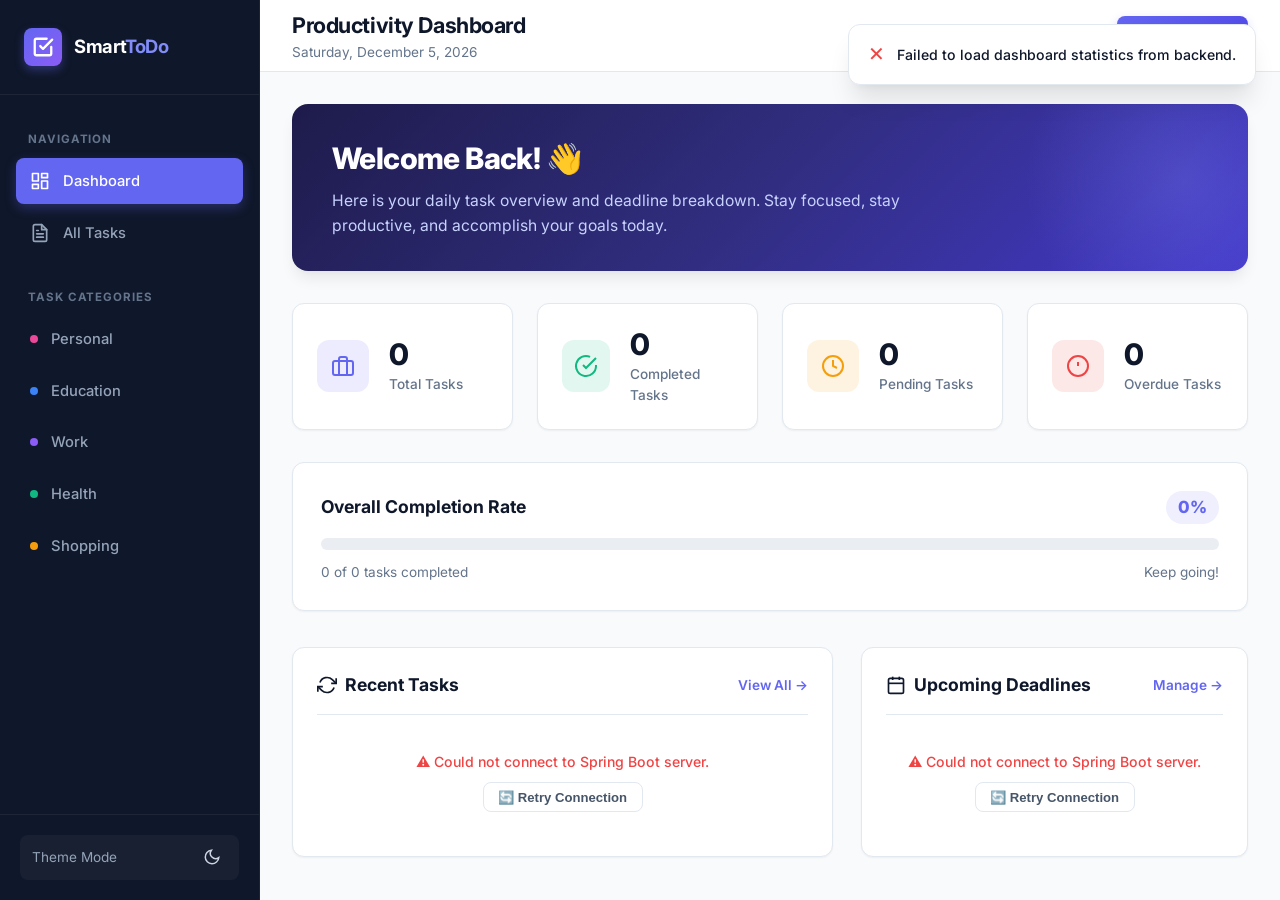
<file: index.html>
<!DOCTYPE html>
<html lang="en">
<head>
  <meta charset="UTF-8">
  <meta name="viewport" content="width=device-width, initial-scale=1.0">
  <title>Smart To-Do | Productivity Dashboard</title>
  <!-- Google Fonts: Inter -->
  <link rel="preconnect" href="https://fonts.googleapis.com">
  <link rel="preconnect" href="https://fonts.gstatic.com" crossorigin>
  <link href="https://fonts.googleapis.com/css2?family=Inter:wght@400;500;600;700;800&display=swap" rel="stylesheet">
  <!-- Stylesheet -->
  <link rel="stylesheet" href="css/style.css">
</head>
<body>
  <div class="app-container">
    <!-- Sidebar Navigation -->
    <aside class="sidebar" id="sidebar">
      <div class="sidebar-header">
        <div class="brand-icon">
          <svg width="22" height="22" viewBox="0 0 24 24" fill="none" stroke="currentColor" stroke-width="2.5" stroke-linecap="round" stroke-linejoin="round">
            <polyline points="9 11 12 14 22 4"></polyline>
            <path d="M21 12v7a2 2 0 0 1-2 2H5a2 2 0 0 1-2-2V5a2 2 0 0 1 2-2h11"></path>
          </svg>
        </div>
        <div class="brand-title">Smart<span>ToDo</span></div>
      </div>

      <nav class="sidebar-nav">
        <div class="nav-label">Navigation</div>
        <a href="index.html" class="nav-link active">
          <svg viewBox="0 0 24 24" fill="none" stroke="currentColor" stroke-linecap="round" stroke-linejoin="round">
            <rect x="3" y="3" width="7" height="9"></rect>
            <rect x="14" y="3" width="7" height="5"></rect>
            <rect x="14" y="12" width="7" height="9"></rect>
            <rect x="3" y="16" width="7" height="5"></rect>
          </svg>
          <span>Dashboard</span>
        </a>
        <a href="tasks.html" class="nav-link">
          <svg viewBox="0 0 24 24" fill="none" stroke="currentColor" stroke-linecap="round" stroke-linejoin="round">
            <path d="M14 2H6a2 2 0 0 0-2 2v16a2 2 0 0 0 2 2h12a2 2 0 0 0 2-2V8z"></path>
            <polyline points="14 2 14 8 20 8"></polyline>
            <line x1="16" y1="13" x2="8" y2="13"></line>
            <line x1="16" y1="17" x2="8" y2="17"></line>
            <polyline points="10 9 9 9 8 9"></polyline>
          </svg>
          <span>All Tasks</span>
        </a>

        <div class="nav-label" style="margin-top: 1rem;">Task Categories</div>
        <a href="tasks.html?category=Personal" class="nav-link">
          <span style="width: 8px; height: 8px; border-radius: 50%; background: #ec4899;"></span>
          <span>Personal</span>
        </a>
        <a href="tasks.html?category=Education" class="nav-link">
          <span style="width: 8px; height: 8px; border-radius: 50%; background: #3b82f6;"></span>
          <span>Education</span>
        </a>
        <a href="tasks.html?category=Work" class="nav-link">
          <span style="width: 8px; height: 8px; border-radius: 50%; background: #8b5cf6;"></span>
          <span>Work</span>
        </a>
        <a href="tasks.html?category=Health" class="nav-link">
          <span style="width: 8px; height: 8px; border-radius: 50%; background: #10b981;"></span>
          <span>Health</span>
        </a>
        <a href="tasks.html?category=Shopping" class="nav-link">
          <span style="width: 8px; height: 8px; border-radius: 50%; background: #f59e0b;"></span>
          <span>Shopping</span>
        </a>
      </nav>

      <div class="sidebar-footer">
        <div class="theme-toggle-box">
          <span>Theme Mode</span>
          <button class="theme-btn" id="themeToggleBtn" title="Toggle Dark/Light Mode">
            <svg id="themeIcon" width="18" height="18" viewBox="0 0 24 24" fill="none" stroke="currentColor" stroke-width="2">
              <path d="M21 12.79A9 9 0 1 1 11.21 3 7 7 0 0 0 21 12.79z"></path>
            </svg>
          </button>
        </div>
      </div>
    </aside>

    <!-- Main Content Area -->
    <div class="main-wrapper">
      <!-- Top Navigation Bar -->
      <header class="top-bar">
        <button class="menu-toggle" id="menuToggle" aria-label="Toggle menu">☰</button>
        <div class="page-title">
          <h1>Productivity Dashboard</h1>
          <p id="currentDateDisplay">Loading date...</p>
        </div>
        <div class="top-actions">
          <button class="btn-add" id="openAddModalBtn">
            <svg width="18" height="18" viewBox="0 0 24 24" fill="none" stroke="currentColor" stroke-width="2.5">
              <line x1="12" y1="5" x2="12" y2="19"></line>
              <line x1="5" y1="12" x2="19" y2="12"></line>
            </svg>
            <span>New Task</span>
          </button>
        </div>
      </header>

      <!-- Main Content Body -->
      <main class="content-body">
        <!-- Welcome Hero Banner -->
        <section class="welcome-banner">
          <h2>Welcome Back! 👋</h2>
          <p>Here is your daily task overview and deadline breakdown. Stay focused, stay productive, and accomplish your goals today.</p>
        </section>

        <!-- Dynamic Statistics Cards Grid (Directly fed from MySQL DB) -->
        <section class="stats-grid">
          <div class="stat-card">
            <div class="stat-icon total">
              <svg width="24" height="24" viewBox="0 0 24 24" fill="none" stroke="currentColor" stroke-width="2">
                <rect x="2" y="7" width="20" height="14" rx="2" ry="2"></rect>
                <path d="M16 21V5a2 2 0 0 0-2-2h-4a2 2 0 0 0-2 2v16"></path>
              </svg>
            </div>
            <div class="stat-info">
              <span class="stat-value" id="statTotal">0</span>
              <span class="stat-label">Total Tasks</span>
            </div>
          </div>

          <div class="stat-card">
            <div class="stat-icon completed">
              <svg width="24" height="24" viewBox="0 0 24 24" fill="none" stroke="currentColor" stroke-width="2">
                <path d="M22 11.08V12a10 10 0 1 1-5.93-9.14"></path>
                <polyline points="22 4 12 14.01 9 11.01"></polyline>
              </svg>
            </div>
            <div class="stat-info">
              <span class="stat-value" id="statCompleted">0</span>
              <span class="stat-label">Completed Tasks</span>
            </div>
          </div>

          <div class="stat-card">
            <div class="stat-icon pending">
              <svg width="24" height="24" viewBox="0 0 24 24" fill="none" stroke="currentColor" stroke-width="2">
                <circle cx="12" cy="12" r="10"></circle>
                <polyline points="12 6 12 12 16 14"></polyline>
              </svg>
            </div>
            <div class="stat-info">
              <span class="stat-value" id="statPending">0</span>
              <span class="stat-label">Pending Tasks</span>
            </div>
          </div>

          <div class="stat-card">
            <div class="stat-icon overdue">
              <svg width="24" height="24" viewBox="0 0 24 24" fill="none" stroke="currentColor" stroke-width="2">
                <circle cx="12" cy="12" r="10"></circle>
                <line x1="12" y1="8" x2="12" y2="12"></line>
                <line x1="12" y1="16" x2="12.01" y2="16"></line>
              </svg>
            </div>
            <div class="stat-info">
              <span class="stat-value" id="statOverdue">0</span>
              <span class="stat-label">Overdue Tasks</span>
            </div>
          </div>
        </section>

        <!-- Visual Progress Bar Card -->
        <section class="progress-card">
          <div class="progress-header">
            <h3>Overall Completion Rate</h3>
            <span class="progress-percent-badge" id="progressPercent">0%</span>
          </div>
          <div class="progress-track">
            <div class="progress-fill" id="progressBarFill" style="width: 0%;"></div>
          </div>
          <div class="progress-footer">
            <span id="progressSummary">0 of 0 tasks completed</span>
            <span>Keep going!</span>
          </div>
        </section>

        <!-- Dashboard Split Grid: Recent Tasks & Upcoming Deadlines -->
        <div class="dashboard-split">
          <!-- Recent Tasks Section -->
          <div class="section-box">
            <div class="section-box-header">
              <h3>
                <svg width="20" height="20" viewBox="0 0 24 24" fill="none" stroke="currentColor" stroke-width="2">
                  <polyline points="23 4 23 10 17 10"></polyline>
                  <polyline points="1 20 1 14 7 14"></polyline>
                  <path d="M3.51 9a9 9 0 0 1 14.85-3.36L23 10M1 14l4.64 4.36A9 9 0 0 0 20.49 15"></path>
                </svg>
                Recent Tasks
              </h3>
              <a href="tasks.html" class="link-all">View All →</a>
            </div>
            <div class="mini-task-list" id="recentTasksList">
              <div class="empty-state" style="padding: 1.5rem;">
                <p>Loading recent tasks...</p>
              </div>
            </div>
          </div>

          <!-- Upcoming Deadlines & Today's Tasks -->
          <div class="section-box">
            <div class="section-box-header">
              <h3>
                <svg width="20" height="20" viewBox="0 0 24 24" fill="none" stroke="currentColor" stroke-width="2">
                  <rect x="3" y="4" width="18" height="18" rx="2" ry="2"></rect>
                  <line x1="16" y1="2" x2="16" y2="6"></line>
                  <line x1="8" y1="2" x2="8" y2="6"></line>
                  <line x1="3" y1="10" x2="21" y2="10"></line>
                </svg>
                Upcoming Deadlines
              </h3>
              <a href="tasks.html" class="link-all">Manage →</a>
            </div>
            <div class="mini-task-list" id="upcomingTasksList">
              <div class="empty-state" style="padding: 1.5rem;">
                <p>Loading deadlines...</p>
              </div>
            </div>
          </div>
        </div>
      </main>
    </div>
  </div>

  <!-- Add Task Modal -->
  <div class="modal-overlay" id="addModal">
    <div class="modal-card">
      <div class="modal-header">
        <h3>Create New Task</h3>
        <button class="modal-close" id="closeAddModalBtn">&times;</button>
      </div>
      <form id="addTaskForm">
        <div class="modal-body">
          <div class="form-group">
            <label class="form-label" for="taskTitle">Task Title <span class="required">*</span></label>
            <input type="text" id="taskTitle" class="form-input" placeholder="e.g., Finalize project report" required maxlength="200">
            <span class="form-error" id="titleError">Title is required.</span>
          </div>

          <div class="form-group">
            <label class="form-label" for="taskDesc">Description</label>
            <textarea id="taskDesc" class="form-textarea" rows="3" placeholder="Provide additional details or requirements..."></textarea>
          </div>

          <div class="form-row">
            <div class="form-group">
              <label class="form-label" for="taskDueDate">Due Date <span class="required">*</span></label>
              <input type="date" id="taskDueDate" class="form-input" required>
              <span class="form-error" id="dateError">Due date is required.</span>
            </div>

            <div class="form-group">
              <label class="form-label" for="taskPriority">Priority</label>
              <select id="taskPriority" class="form-select">
                <option value="LOW">Low</option>
                <option value="MEDIUM" selected>Medium</option>
                <option value="HIGH">High</option>
              </select>
            </div>
          </div>

          <div class="form-row">
            <div class="form-group">
              <label class="form-label" for="taskCategory">Category</label>
              <select id="taskCategory" class="form-select">
                <option value="PERSONAL">Personal</option>
                <option value="EDUCATION" selected>Education</option>
                <option value="WORK">Work</option>
                <option value="SHOPPING">Shopping</option>
                <option value="HEALTH">Health</option>
                <option value="OTHERS">Others</option>
              </select>
            </div>

            <div class="form-group">
              <label class="form-label" for="taskStatus">Status</label>
              <select id="taskStatus" class="form-select">
                <option value="PENDING" selected>Pending</option>
                <option value="IN_PROGRESS">In Progress</option>
                <option value="COMPLETED">Completed</option>
              </select>
            </div>
          </div>
        </div>

        <div class="modal-footer">
          <button type="button" class="btn-secondary" id="cancelAddBtn">Cancel</button>
          <button type="submit" class="btn-primary">Save Task</button>
        </div>
      </form>
    </div>
  </div>

  <!-- Toast Notification Container -->
  <div class="toast-container" id="toastContainer"></div>

  <!-- JavaScript -->
  <script src="js/app.js"></script>
</body>
</html>
</file>
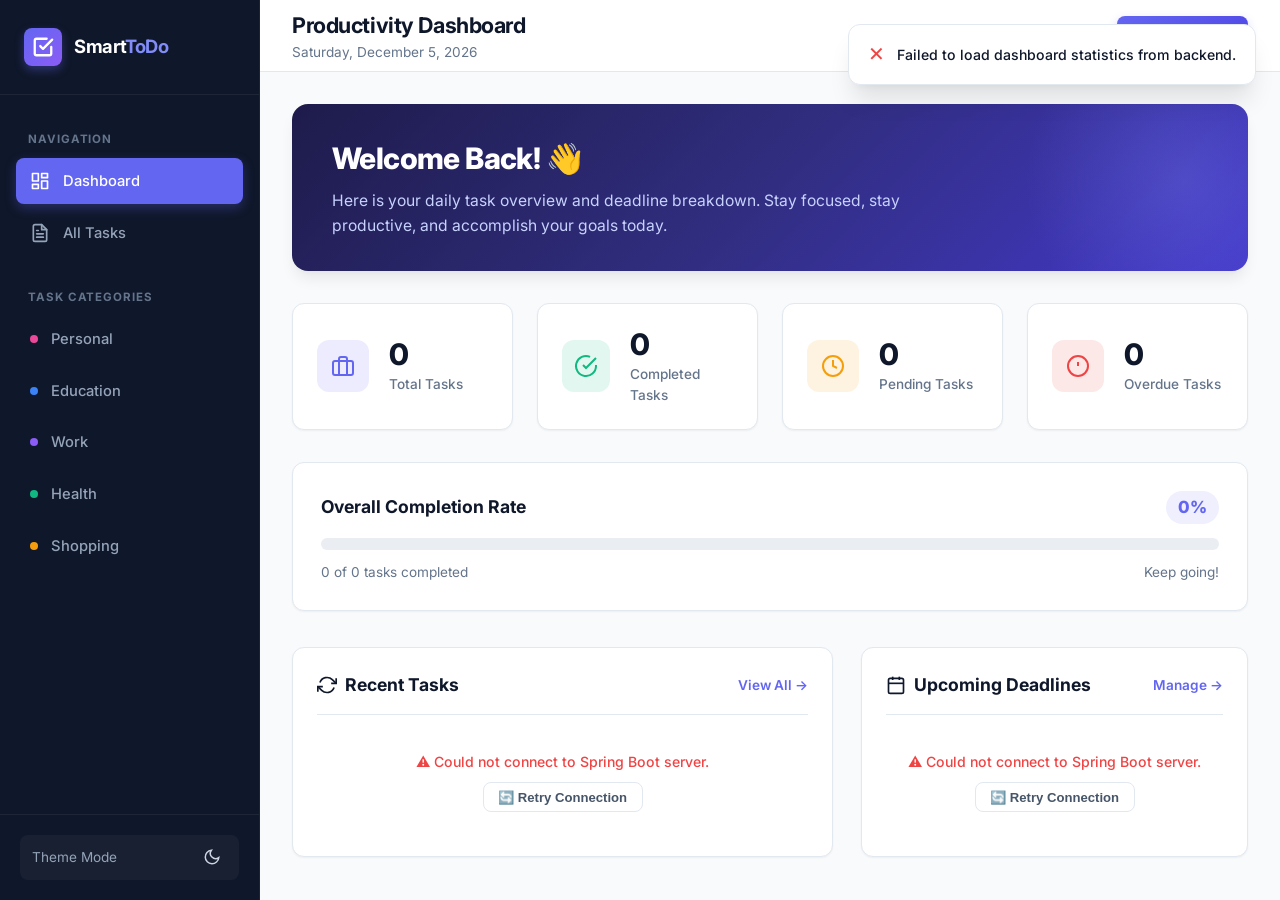
<file: src/main/resources/static/index.html>
<!DOCTYPE html>
<html lang="en">
<head>
  <meta charset="UTF-8">
  <meta name="viewport" content="width=device-width, initial-scale=1.0">
  <title>Smart To-Do | Productivity Dashboard</title>
  <!-- Google Fonts: Inter -->
  <link rel="preconnect" href="https://fonts.googleapis.com">
  <link rel="preconnect" href="https://fonts.gstatic.com" crossorigin>
  <link href="https://fonts.googleapis.com/css2?family=Inter:wght@400;500;600;700;800&display=swap" rel="stylesheet">
  <!-- Stylesheet -->
  <link rel="stylesheet" href="css/style.css">
</head>
<body>
  <div class="app-container">
    <!-- Sidebar Navigation -->
    <aside class="sidebar" id="sidebar">
      <div class="sidebar-header">
        <div class="brand-icon">
          <svg width="22" height="22" viewBox="0 0 24 24" fill="none" stroke="currentColor" stroke-width="2.5" stroke-linecap="round" stroke-linejoin="round">
            <polyline points="9 11 12 14 22 4"></polyline>
            <path d="M21 12v7a2 2 0 0 1-2 2H5a2 2 0 0 1-2-2V5a2 2 0 0 1 2-2h11"></path>
          </svg>
        </div>
        <div class="brand-title">Smart<span>ToDo</span></div>
      </div>

      <nav class="sidebar-nav">
        <div class="nav-label">Navigation</div>
        <a href="index.html" class="nav-link active">
          <svg viewBox="0 0 24 24" fill="none" stroke="currentColor" stroke-linecap="round" stroke-linejoin="round">
            <rect x="3" y="3" width="7" height="9"></rect>
            <rect x="14" y="3" width="7" height="5"></rect>
            <rect x="14" y="12" width="7" height="9"></rect>
            <rect x="3" y="16" width="7" height="5"></rect>
          </svg>
          <span>Dashboard</span>
        </a>
        <a href="tasks.html" class="nav-link">
          <svg viewBox="0 0 24 24" fill="none" stroke="currentColor" stroke-linecap="round" stroke-linejoin="round">
            <path d="M14 2H6a2 2 0 0 0-2 2v16a2 2 0 0 0 2 2h12a2 2 0 0 0 2-2V8z"></path>
            <polyline points="14 2 14 8 20 8"></polyline>
            <line x1="16" y1="13" x2="8" y2="13"></line>
            <line x1="16" y1="17" x2="8" y2="17"></line>
            <polyline points="10 9 9 9 8 9"></polyline>
          </svg>
          <span>All Tasks</span>
        </a>

        <div class="nav-label" style="margin-top: 1rem;">Task Categories</div>
        <a href="tasks.html?category=Personal" class="nav-link">
          <span style="width: 8px; height: 8px; border-radius: 50%; background: #ec4899;"></span>
          <span>Personal</span>
        </a>
        <a href="tasks.html?category=Education" class="nav-link">
          <span style="width: 8px; height: 8px; border-radius: 50%; background: #3b82f6;"></span>
          <span>Education</span>
        </a>
        <a href="tasks.html?category=Work" class="nav-link">
          <span style="width: 8px; height: 8px; border-radius: 50%; background: #8b5cf6;"></span>
          <span>Work</span>
        </a>
        <a href="tasks.html?category=Health" class="nav-link">
          <span style="width: 8px; height: 8px; border-radius: 50%; background: #10b981;"></span>
          <span>Health</span>
        </a>
        <a href="tasks.html?category=Shopping" class="nav-link">
          <span style="width: 8px; height: 8px; border-radius: 50%; background: #f59e0b;"></span>
          <span>Shopping</span>
        </a>
      </nav>

      <div class="sidebar-footer">
        <div class="theme-toggle-box">
          <span>Theme Mode</span>
          <button class="theme-btn" id="themeToggleBtn" title="Toggle Dark/Light Mode">
            <svg id="themeIcon" width="18" height="18" viewBox="0 0 24 24" fill="none" stroke="currentColor" stroke-width="2">
              <path d="M21 12.79A9 9 0 1 1 11.21 3 7 7 0 0 0 21 12.79z"></path>
            </svg>
          </button>
        </div>
      </div>
    </aside>

    <!-- Main Content Area -->
    <div class="main-wrapper">
      <!-- Top Navigation Bar -->
      <header class="top-bar">
        <button class="menu-toggle" id="menuToggle" aria-label="Toggle menu">☰</button>
        <div class="page-title">
          <h1>Productivity Dashboard</h1>
          <p id="currentDateDisplay">Loading date...</p>
        </div>
        <div class="top-actions">
          <button class="btn-add" id="openAddModalBtn">
            <svg width="18" height="18" viewBox="0 0 24 24" fill="none" stroke="currentColor" stroke-width="2.5">
              <line x1="12" y1="5" x2="12" y2="19"></line>
              <line x1="5" y1="12" x2="19" y2="12"></line>
            </svg>
            <span>New Task</span>
          </button>
        </div>
      </header>

      <!-- Main Content Body -->
      <main class="content-body">
        <!-- Welcome Hero Banner -->
        <section class="welcome-banner">
          <h2>Welcome Back! 👋</h2>
          <p>Here is your daily task overview and deadline breakdown. Stay focused, stay productive, and accomplish your goals today.</p>
        </section>

        <!-- Dynamic Statistics Cards Grid (Directly fed from MySQL DB) -->
        <section class="stats-grid">
          <div class="stat-card">
            <div class="stat-icon total">
              <svg width="24" height="24" viewBox="0 0 24 24" fill="none" stroke="currentColor" stroke-width="2">
                <rect x="2" y="7" width="20" height="14" rx="2" ry="2"></rect>
                <path d="M16 21V5a2 2 0 0 0-2-2h-4a2 2 0 0 0-2 2v16"></path>
              </svg>
            </div>
            <div class="stat-info">
              <span class="stat-value" id="statTotal">0</span>
              <span class="stat-label">Total Tasks</span>
            </div>
          </div>

          <div class="stat-card">
            <div class="stat-icon completed">
              <svg width="24" height="24" viewBox="0 0 24 24" fill="none" stroke="currentColor" stroke-width="2">
                <path d="M22 11.08V12a10 10 0 1 1-5.93-9.14"></path>
                <polyline points="22 4 12 14.01 9 11.01"></polyline>
              </svg>
            </div>
            <div class="stat-info">
              <span class="stat-value" id="statCompleted">0</span>
              <span class="stat-label">Completed Tasks</span>
            </div>
          </div>

          <div class="stat-card">
            <div class="stat-icon pending">
              <svg width="24" height="24" viewBox="0 0 24 24" fill="none" stroke="currentColor" stroke-width="2">
                <circle cx="12" cy="12" r="10"></circle>
                <polyline points="12 6 12 12 16 14"></polyline>
              </svg>
            </div>
            <div class="stat-info">
              <span class="stat-value" id="statPending">0</span>
              <span class="stat-label">Pending Tasks</span>
            </div>
          </div>

          <div class="stat-card">
            <div class="stat-icon overdue">
              <svg width="24" height="24" viewBox="0 0 24 24" fill="none" stroke="currentColor" stroke-width="2">
                <circle cx="12" cy="12" r="10"></circle>
                <line x1="12" y1="8" x2="12" y2="12"></line>
                <line x1="12" y1="16" x2="12.01" y2="16"></line>
              </svg>
            </div>
            <div class="stat-info">
              <span class="stat-value" id="statOverdue">0</span>
              <span class="stat-label">Overdue Tasks</span>
            </div>
          </div>
        </section>

        <!-- Visual Progress Bar Card -->
        <section class="progress-card">
          <div class="progress-header">
            <h3>Overall Completion Rate</h3>
            <span class="progress-percent-badge" id="progressPercent">0%</span>
          </div>
          <div class="progress-track">
            <div class="progress-fill" id="progressBarFill" style="width: 0%;"></div>
          </div>
          <div class="progress-footer">
            <span id="progressSummary">0 of 0 tasks completed</span>
            <span>Keep going!</span>
          </div>
        </section>

        <!-- Dashboard Split Grid: Recent Tasks & Upcoming Deadlines -->
        <div class="dashboard-split">
          <!-- Recent Tasks Section -->
          <div class="section-box">
            <div class="section-box-header">
              <h3>
                <svg width="20" height="20" viewBox="0 0 24 24" fill="none" stroke="currentColor" stroke-width="2">
                  <polyline points="23 4 23 10 17 10"></polyline>
                  <polyline points="1 20 1 14 7 14"></polyline>
                  <path d="M3.51 9a9 9 0 0 1 14.85-3.36L23 10M1 14l4.64 4.36A9 9 0 0 0 20.49 15"></path>
                </svg>
                Recent Tasks
              </h3>
              <a href="tasks.html" class="link-all">View All →</a>
            </div>
            <div class="mini-task-list" id="recentTasksList">
              <div class="empty-state" style="padding: 1.5rem;">
                <p>Loading recent tasks...</p>
              </div>
            </div>
          </div>

          <!-- Upcoming Deadlines & Today's Tasks -->
          <div class="section-box">
            <div class="section-box-header">
              <h3>
                <svg width="20" height="20" viewBox="0 0 24 24" fill="none" stroke="currentColor" stroke-width="2">
                  <rect x="3" y="4" width="18" height="18" rx="2" ry="2"></rect>
                  <line x1="16" y1="2" x2="16" y2="6"></line>
                  <line x1="8" y1="2" x2="8" y2="6"></line>
                  <line x1="3" y1="10" x2="21" y2="10"></line>
                </svg>
                Upcoming Deadlines
              </h3>
              <a href="tasks.html" class="link-all">Manage →</a>
            </div>
            <div class="mini-task-list" id="upcomingTasksList">
              <div class="empty-state" style="padding: 1.5rem;">
                <p>Loading deadlines...</p>
              </div>
            </div>
          </div>
        </div>
      </main>
    </div>
  </div>

  <!-- Add Task Modal -->
  <div class="modal-overlay" id="addModal">
    <div class="modal-card">
      <div class="modal-header">
        <h3>Create New Task</h3>
        <button class="modal-close" id="closeAddModalBtn">&times;</button>
      </div>
      <form id="addTaskForm">
        <div class="modal-body">
          <div class="form-group">
            <label class="form-label" for="taskTitle">Task Title <span class="required">*</span></label>
            <input type="text" id="taskTitle" class="form-input" placeholder="e.g., Finalize project report" required maxlength="200">
            <span class="form-error" id="titleError">Title is required.</span>
          </div>

          <div class="form-group">
            <label class="form-label" for="taskDesc">Description</label>
            <textarea id="taskDesc" class="form-textarea" rows="3" placeholder="Provide additional details or requirements..."></textarea>
          </div>

          <div class="form-row">
            <div class="form-group">
              <label class="form-label" for="taskDueDate">Due Date <span class="required">*</span></label>
              <input type="date" id="taskDueDate" class="form-input" required>
              <span class="form-error" id="dateError">Due date is required.</span>
            </div>

            <div class="form-group">
              <label class="form-label" for="taskPriority">Priority</label>
              <select id="taskPriority" class="form-select">
                <option value="LOW">Low</option>
                <option value="MEDIUM" selected>Medium</option>
                <option value="HIGH">High</option>
              </select>
            </div>
          </div>

          <div class="form-row">
            <div class="form-group">
              <label class="form-label" for="taskCategory">Category</label>
              <select id="taskCategory" class="form-select">
                <option value="PERSONAL">Personal</option>
                <option value="EDUCATION" selected>Education</option>
                <option value="WORK">Work</option>
                <option value="SHOPPING">Shopping</option>
                <option value="HEALTH">Health</option>
                <option value="OTHERS">Others</option>
              </select>
            </div>

            <div class="form-group">
              <label class="form-label" for="taskStatus">Status</label>
              <select id="taskStatus" class="form-select">
                <option value="PENDING" selected>Pending</option>
                <option value="IN_PROGRESS">In Progress</option>
                <option value="COMPLETED">Completed</option>
              </select>
            </div>
          </div>
        </div>

        <div class="modal-footer">
          <button type="button" class="btn-secondary" id="cancelAddBtn">Cancel</button>
          <button type="submit" class="btn-primary">Save Task</button>
        </div>
      </form>
    </div>
  </div>

  <!-- Toast Notification Container -->
  <div class="toast-container" id="toastContainer"></div>

  <!-- JavaScript -->
  <script src="js/app.js"></script>
</body>
</html>
</file>
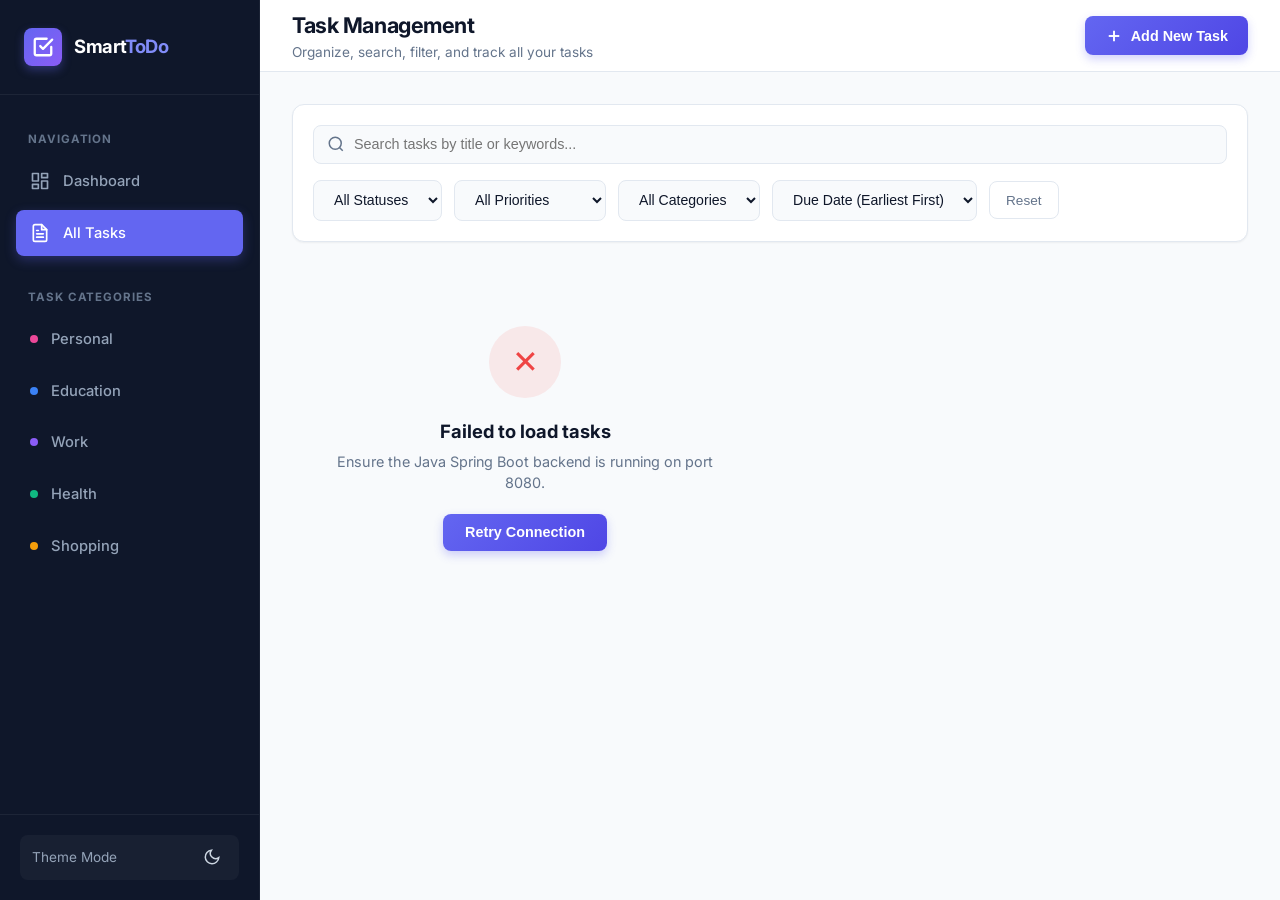
<file: tasks.html>
<!DOCTYPE html>
<html lang="en">
<head>
  <meta charset="UTF-8">
  <meta name="viewport" content="width=device-width, initial-scale=1.0">
  <title>Smart To-Do | Task Management</title>
  <!-- Google Fonts: Inter -->
  <link rel="preconnect" href="https://fonts.googleapis.com">
  <link rel="preconnect" href="https://fonts.gstatic.com" crossorigin>
  <link href="https://fonts.googleapis.com/css2?family=Inter:wght@400;500;600;700;800&display=swap" rel="stylesheet">
  <!-- Stylesheet -->
  <link rel="stylesheet" href="css/style.css">
</head>
<body>
  <div class="app-container">
    <!-- Sidebar Navigation -->
    <aside class="sidebar" id="sidebar">
      <div class="sidebar-header">
        <div class="brand-icon">
          <svg width="22" height="22" viewBox="0 0 24 24" fill="none" stroke="currentColor" stroke-width="2.5" stroke-linecap="round" stroke-linejoin="round">
            <polyline points="9 11 12 14 22 4"></polyline>
            <path d="M21 12v7a2 2 0 0 1-2 2H5a2 2 0 0 1-2-2V5a2 2 0 0 1 2-2h11"></path>
          </svg>
        </div>
        <div class="brand-title">Smart<span>ToDo</span></div>
      </div>

      <nav class="sidebar-nav">
        <div class="nav-label">Navigation</div>
        <a href="index.html" class="nav-link">
          <svg viewBox="0 0 24 24" fill="none" stroke="currentColor" stroke-width="2" stroke-linecap="round" stroke-linejoin="round">
            <rect x="3" y="3" width="7" height="9"></rect>
            <rect x="14" y="3" width="7" height="5"></rect>
            <rect x="14" y="12" width="7" height="9"></rect>
            <rect x="3" y="16" width="7" height="5"></rect>
          </svg>
          <span>Dashboard</span>
        </a>
        <a href="tasks.html" class="nav-link active">
          <svg viewBox="0 0 24 24" fill="none" stroke="currentColor" stroke-width="2" stroke-linecap="round" stroke-linejoin="round">
            <path d="M14 2H6a2 2 0 0 0-2 2v16a2 2 0 0 0 2 2h12a2 2 0 0 0 2-2V8z"></path>
            <polyline points="14 2 14 8 20 8"></polyline>
            <line x1="16" y1="13" x2="8" y2="13"></line>
            <line x1="16" y1="17" x2="8" y2="17"></line>
            <polyline points="10 9 9 9 8 9"></polyline>
          </svg>
          <span>All Tasks</span>
        </a>

        <div class="nav-label" style="margin-top: 1rem;">Task Categories</div>
        <a href="javascript:void(0)" onclick="quickFilterCategory('PERSONAL')" class="nav-link">
          <span style="width: 8px; height: 8px; border-radius: 50%; background: #ec4899;"></span>
          <span>Personal</span>
        </a>
        <a href="javascript:void(0)" onclick="quickFilterCategory('EDUCATION')" class="nav-link">
          <span style="width: 8px; height: 8px; border-radius: 50%; background: #3b82f6;"></span>
          <span>Education</span>
        </a>
        <a href="javascript:void(0)" onclick="quickFilterCategory('WORK')" class="nav-link">
          <span style="width: 8px; height: 8px; border-radius: 50%; background: #8b5cf6;"></span>
          <span>Work</span>
        </a>
        <a href="javascript:void(0)" onclick="quickFilterCategory('HEALTH')" class="nav-link">
          <span style="width: 8px; height: 8px; border-radius: 50%; background: #10b981;"></span>
          <span>Health</span>
        </a>
        <a href="javascript:void(0)" onclick="quickFilterCategory('SHOPPING')" class="nav-link">
          <span style="width: 8px; height: 8px; border-radius: 50%; background: #f59e0b;"></span>
          <span>Shopping</span>
        </a>
      </nav>

      <div class="sidebar-footer">
        <div class="theme-toggle-box">
          <span>Theme Mode</span>
          <button class="theme-btn" id="themeToggleBtn" title="Toggle Dark/Light Mode">
            <svg id="themeIcon" width="18" height="18" viewBox="0 0 24 24" fill="none" stroke="currentColor" stroke-width="2">
              <path d="M21 12.79A9 9 0 1 1 11.21 3 7 7 0 0 0 21 12.79z"></path>
            </svg>
          </button>
        </div>
      </div>
    </aside>

    <!-- Main Content Area -->
    <div class="main-wrapper">
      <!-- Top Navigation Bar -->
      <header class="top-bar">
        <button class="menu-toggle" id="menuToggle" aria-label="Toggle menu">☰</button>
        <div class="page-title">
          <h1>Task Management</h1>
          <p>Organize, search, filter, and track all your tasks</p>
        </div>
        <div class="top-actions">
          <button class="btn-add" id="openAddModalBtn">
            <svg width="18" height="18" viewBox="0 0 24 24" fill="none" stroke="currentColor" stroke-width="2.5">
              <line x1="12" y1="5" x2="12" y2="19"></line>
              <line x1="5" y1="12" x2="19" y2="12"></line>
            </svg>
            <span>Add New Task</span>
          </button>
        </div>
      </header>

      <!-- Main Content Body -->
      <main class="content-body">
        <!-- Search and Filter Toolbar -->
        <section class="task-toolbar">
          <div class="search-box">
            <svg class="search-icon" width="18" height="18" viewBox="0 0 24 24" fill="none" stroke="currentColor" stroke-width="2">
              <circle cx="11" cy="11" r="8"></circle>
              <line x1="21" y1="21" x2="16.65" y2="16.65"></line>
            </svg>
            <input type="text" id="searchInput" class="search-input" placeholder="Search tasks by title or keywords...">
          </div>

          <div class="filter-group">
            <select id="filterStatus" class="custom-select" title="Filter by Status">
              <option value="">All Statuses</option>
              <option value="PENDING">Pending</option>
              <option value="IN_PROGRESS">In Progress</option>
              <option value="COMPLETED">Completed</option>
            </select>

            <select id="filterPriority" class="custom-select" title="Filter by Priority">
              <option value="">All Priorities</option>
              <option value="HIGH">High Priority</option>
              <option value="MEDIUM">Medium Priority</option>
              <option value="LOW">Low Priority</option>
            </select>

            <select id="filterCategory" class="custom-select" title="Filter by Category">
              <option value="">All Categories</option>
              <option value="PERSONAL">Personal</option>
              <option value="EDUCATION">Education</option>
              <option value="WORK">Work</option>
              <option value="SHOPPING">Shopping</option>
              <option value="HEALTH">Health</option>
              <option value="OTHERS">Others</option>
            </select>

            <select id="sortField" class="custom-select" title="Sort by">
              <option value="dueDate-asc">Due Date (Earliest First)</option>
              <option value="dueDate-desc">Due Date (Latest First)</option>
              <option value="priority-desc">Priority (High to Low)</option>
              <option value="priority-asc">Priority (Low to High)</option>
            </select>

            <button id="resetFiltersBtn" class="btn-reset" title="Reset all filters">Reset</button>
          </div>
        </section>

        <!-- Task Grid / Cards Container -->
        <section id="taskGrid" class="task-grid">
          <div class="empty-state">
            <div class="empty-icon">⏳</div>
            <h3 class="empty-title">Loading Tasks...</h3>
            <p class="empty-desc">Fetching records from the database.</p>
          </div>
        </section>
      </main>
    </div>
  </div>

  <!-- Create Task Modal -->
  <div class="modal-overlay" id="addModal">
    <div class="modal-card">
      <div class="modal-header">
        <h3>Create New Task</h3>
        <button class="modal-close" id="closeAddModalBtn">&times;</button>
      </div>
      <form id="addTaskForm">
        <div class="modal-body">
          <div class="form-group">
            <label class="form-label" for="taskTitle">Task Title <span class="required">*</span></label>
            <input type="text" id="taskTitle" class="form-input" placeholder="e.g., Prepare Java presentation slides" required maxlength="200">
            <span class="form-error" id="titleError">Title is required.</span>
          </div>

          <div class="form-group">
            <label class="form-label" for="taskDesc">Description</label>
            <textarea id="taskDesc" class="form-textarea" rows="3" placeholder="Add specific task notes or instructions..."></textarea>
          </div>

          <div class="form-row">
            <div class="form-group">
              <label class="form-label" for="taskDueDate">Due Date <span class="required">*</span></label>
              <input type="date" id="taskDueDate" class="form-input" required>
              <span class="form-error" id="dateError">Due date is required.</span>
            </div>

            <div class="form-group">
              <label class="form-label" for="taskPriority">Priority</label>
              <select id="taskPriority" class="form-select">
                <option value="LOW">Low</option>
                <option value="MEDIUM" selected>Medium</option>
                <option value="HIGH">High</option>
              </select>
            </div>
          </div>

          <div class="form-row">
            <div class="form-group">
              <label class="form-label" for="taskCategory">Category</label>
              <select id="taskCategory" class="form-select">
                <option value="PERSONAL">Personal</option>
                <option value="EDUCATION" selected>Education</option>
                <option value="WORK">Work</option>
                <option value="SHOPPING">Shopping</option>
                <option value="HEALTH">Health</option>
                <option value="OTHERS">Others</option>
              </select>
            </div>

            <div class="form-group">
              <label class="form-label" for="taskStatus">Status</label>
              <select id="taskStatus" class="form-select">
                <option value="PENDING" selected>Pending</option>
                <option value="IN_PROGRESS">In Progress</option>
                <option value="COMPLETED">Completed</option>
              </select>
            </div>
          </div>
        </div>

        <div class="modal-footer">
          <button type="button" class="btn-secondary" id="cancelAddBtn">Cancel</button>
          <button type="submit" class="btn-primary">Save Task</button>
        </div>
      </form>
    </div>
  </div>

  <!-- Edit Task Modal -->
  <div class="modal-overlay" id="editModal">
    <div class="modal-card">
      <div class="modal-header">
        <h3>Edit Task</h3>
        <button class="modal-close" id="closeEditModalBtn">&times;</button>
      </div>
      <form id="editTaskForm">
        <input type="hidden" id="editTaskId">
        <div class="modal-body">
          <div class="form-group">
            <label class="form-label" for="editTaskTitle">Task Title <span class="required">*</span></label>
            <input type="text" id="editTaskTitle" class="form-input" required maxlength="200">
            <span class="form-error" id="editTitleError">Title is required.</span>
          </div>

          <div class="form-group">
            <label class="form-label" for="editTaskDesc">Description</label>
            <textarea id="editTaskDesc" class="form-textarea" rows="3"></textarea>
          </div>

          <div class="form-row">
            <div class="form-group">
              <label class="form-label" for="editTaskDueDate">Due Date <span class="required">*</span></label>
              <input type="date" id="editTaskDueDate" class="form-input" required>
            </div>

            <div class="form-group">
              <label class="form-label" for="editTaskPriority">Priority</label>
              <select id="editTaskPriority" class="form-select">
                <option value="LOW">Low</option>
                <option value="MEDIUM">Medium</option>
                <option value="HIGH">High</option>
              </select>
            </div>
          </div>

          <div class="form-row">
            <div class="form-group">
              <label class="form-label" for="editTaskCategory">Category</label>
              <select id="editTaskCategory" class="form-select">
                <option value="PERSONAL">Personal</option>
                <option value="EDUCATION">Education</option>
                <option value="WORK">Work</option>
                <option value="SHOPPING">Shopping</option>
                <option value="HEALTH">Health</option>
                <option value="OTHERS">Others</option>
              </select>
            </div>

            <div class="form-group">
              <label class="form-label" for="editTaskStatus">Status</label>
              <select id="editTaskStatus" class="form-select">
                <option value="PENDING">Pending</option>
                <option value="IN_PROGRESS">In Progress</option>
                <option value="COMPLETED">Completed</option>
              </select>
            </div>
          </div>
        </div>

        <div class="modal-footer">
          <button type="button" class="btn-secondary" id="cancelEditBtn">Cancel</button>
          <button type="submit" class="btn-primary">Update Task</button>
        </div>
      </form>
    </div>
  </div>

  <!-- Delete Confirmation Modal -->
  <div class="modal-overlay" id="deleteModal">
    <div class="modal-card" style="max-width: 440px;">
      <div class="modal-header">
        <h3 style="color: #ef4444; display: flex; align-items: center; gap: 0.5rem;">
          <svg width="22" height="22" viewBox="0 0 24 24" fill="none" stroke="currentColor" stroke-width="2">
            <circle cx="12" cy="12" r="10"></circle>
            <line x1="12" y1="8" x2="12" y2="12"></line>
            <line x1="12" y1="16" x2="12.01" y2="16"></line>
          </svg>
          Confirm Delete
        </h3>
        <button class="modal-close" id="closeDeleteModalBtn">&times;</button>
      </div>
      <div class="modal-body">
        <p style="color: var(--text-secondary); font-size: 0.95rem;">
          Are you sure you want to permanently delete <strong id="deleteTaskTitleDisplay" style="color: var(--text-primary);">this task</strong>?
        </p>
        <p style="color: var(--text-muted); font-size: 0.85rem; margin-top: 0.5rem;">
          This action will permanently remove the record from your MySQL database.
        </p>
      </div>
      <div class="modal-footer">
        <button type="button" class="btn-secondary" id="cancelDeleteBtn">Cancel</button>
        <button type="button" class="btn-danger" id="confirmDeleteBtn">Delete Task</button>
      </div>
    </div>
  </div>

  <!-- Toast Notification Container -->
  <div class="toast-container" id="toastContainer"></div>

  <!-- JavaScript -->
  <script src="js/tasks.js"></script>
</body>
</html>
</file>
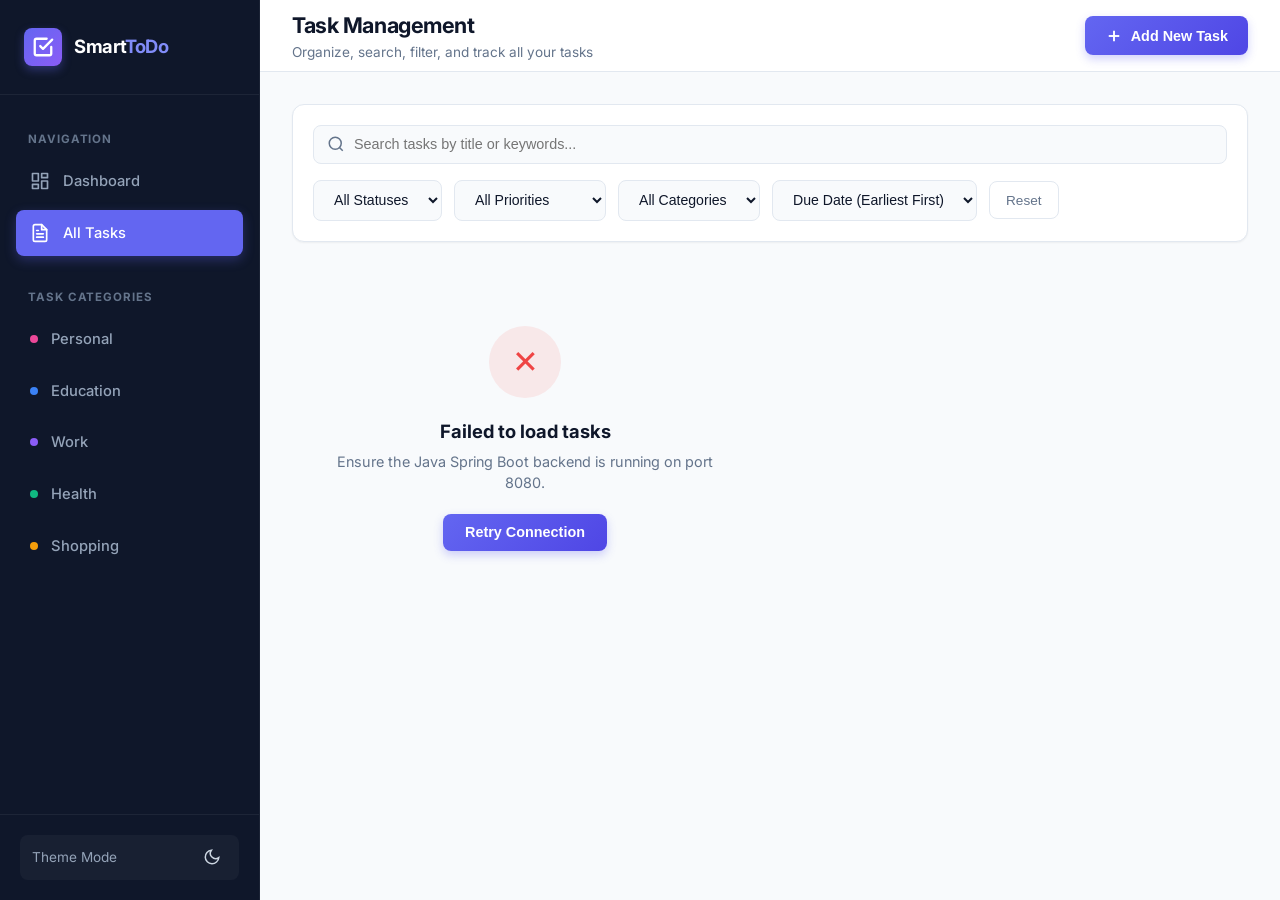
<file: src/main/resources/static/tasks.html>
<!DOCTYPE html>
<html lang="en">
<head>
  <meta charset="UTF-8">
  <meta name="viewport" content="width=device-width, initial-scale=1.0">
  <title>Smart To-Do | Task Management</title>
  <!-- Google Fonts: Inter -->
  <link rel="preconnect" href="https://fonts.googleapis.com">
  <link rel="preconnect" href="https://fonts.gstatic.com" crossorigin>
  <link href="https://fonts.googleapis.com/css2?family=Inter:wght@400;500;600;700;800&display=swap" rel="stylesheet">
  <!-- Stylesheet -->
  <link rel="stylesheet" href="css/style.css">
</head>
<body>
  <div class="app-container">
    <!-- Sidebar Navigation -->
    <aside class="sidebar" id="sidebar">
      <div class="sidebar-header">
        <div class="brand-icon">
          <svg width="22" height="22" viewBox="0 0 24 24" fill="none" stroke="currentColor" stroke-width="2.5" stroke-linecap="round" stroke-linejoin="round">
            <polyline points="9 11 12 14 22 4"></polyline>
            <path d="M21 12v7a2 2 0 0 1-2 2H5a2 2 0 0 1-2-2V5a2 2 0 0 1 2-2h11"></path>
          </svg>
        </div>
        <div class="brand-title">Smart<span>ToDo</span></div>
      </div>

      <nav class="sidebar-nav">
        <div class="nav-label">Navigation</div>
        <a href="index.html" class="nav-link">
          <svg viewBox="0 0 24 24" fill="none" stroke="currentColor" stroke-width="2" stroke-linecap="round" stroke-linejoin="round">
            <rect x="3" y="3" width="7" height="9"></rect>
            <rect x="14" y="3" width="7" height="5"></rect>
            <rect x="14" y="12" width="7" height="9"></rect>
            <rect x="3" y="16" width="7" height="5"></rect>
          </svg>
          <span>Dashboard</span>
        </a>
        <a href="tasks.html" class="nav-link active">
          <svg viewBox="0 0 24 24" fill="none" stroke="currentColor" stroke-width="2" stroke-linecap="round" stroke-linejoin="round">
            <path d="M14 2H6a2 2 0 0 0-2 2v16a2 2 0 0 0 2 2h12a2 2 0 0 0 2-2V8z"></path>
            <polyline points="14 2 14 8 20 8"></polyline>
            <line x1="16" y1="13" x2="8" y2="13"></line>
            <line x1="16" y1="17" x2="8" y2="17"></line>
            <polyline points="10 9 9 9 8 9"></polyline>
          </svg>
          <span>All Tasks</span>
        </a>

        <div class="nav-label" style="margin-top: 1rem;">Task Categories</div>
        <a href="javascript:void(0)" onclick="quickFilterCategory('PERSONAL')" class="nav-link">
          <span style="width: 8px; height: 8px; border-radius: 50%; background: #ec4899;"></span>
          <span>Personal</span>
        </a>
        <a href="javascript:void(0)" onclick="quickFilterCategory('EDUCATION')" class="nav-link">
          <span style="width: 8px; height: 8px; border-radius: 50%; background: #3b82f6;"></span>
          <span>Education</span>
        </a>
        <a href="javascript:void(0)" onclick="quickFilterCategory('WORK')" class="nav-link">
          <span style="width: 8px; height: 8px; border-radius: 50%; background: #8b5cf6;"></span>
          <span>Work</span>
        </a>
        <a href="javascript:void(0)" onclick="quickFilterCategory('HEALTH')" class="nav-link">
          <span style="width: 8px; height: 8px; border-radius: 50%; background: #10b981;"></span>
          <span>Health</span>
        </a>
        <a href="javascript:void(0)" onclick="quickFilterCategory('SHOPPING')" class="nav-link">
          <span style="width: 8px; height: 8px; border-radius: 50%; background: #f59e0b;"></span>
          <span>Shopping</span>
        </a>
      </nav>

      <div class="sidebar-footer">
        <div class="theme-toggle-box">
          <span>Theme Mode</span>
          <button class="theme-btn" id="themeToggleBtn" title="Toggle Dark/Light Mode">
            <svg id="themeIcon" width="18" height="18" viewBox="0 0 24 24" fill="none" stroke="currentColor" stroke-width="2">
              <path d="M21 12.79A9 9 0 1 1 11.21 3 7 7 0 0 0 21 12.79z"></path>
            </svg>
          </button>
        </div>
      </div>
    </aside>

    <!-- Main Content Area -->
    <div class="main-wrapper">
      <!-- Top Navigation Bar -->
      <header class="top-bar">
        <button class="menu-toggle" id="menuToggle" aria-label="Toggle menu">☰</button>
        <div class="page-title">
          <h1>Task Management</h1>
          <p>Organize, search, filter, and track all your tasks</p>
        </div>
        <div class="top-actions">
          <button class="btn-add" id="openAddModalBtn">
            <svg width="18" height="18" viewBox="0 0 24 24" fill="none" stroke="currentColor" stroke-width="2.5">
              <line x1="12" y1="5" x2="12" y2="19"></line>
              <line x1="5" y1="12" x2="19" y2="12"></line>
            </svg>
            <span>Add New Task</span>
          </button>
        </div>
      </header>

      <!-- Main Content Body -->
      <main class="content-body">
        <!-- Search and Filter Toolbar -->
        <section class="task-toolbar">
          <div class="search-box">
            <svg class="search-icon" width="18" height="18" viewBox="0 0 24 24" fill="none" stroke="currentColor" stroke-width="2">
              <circle cx="11" cy="11" r="8"></circle>
              <line x1="21" y1="21" x2="16.65" y2="16.65"></line>
            </svg>
            <input type="text" id="searchInput" class="search-input" placeholder="Search tasks by title or keywords...">
          </div>

          <div class="filter-group">
            <select id="filterStatus" class="custom-select" title="Filter by Status">
              <option value="">All Statuses</option>
              <option value="PENDING">Pending</option>
              <option value="IN_PROGRESS">In Progress</option>
              <option value="COMPLETED">Completed</option>
            </select>

            <select id="filterPriority" class="custom-select" title="Filter by Priority">
              <option value="">All Priorities</option>
              <option value="HIGH">High Priority</option>
              <option value="MEDIUM">Medium Priority</option>
              <option value="LOW">Low Priority</option>
            </select>

            <select id="filterCategory" class="custom-select" title="Filter by Category">
              <option value="">All Categories</option>
              <option value="PERSONAL">Personal</option>
              <option value="EDUCATION">Education</option>
              <option value="WORK">Work</option>
              <option value="SHOPPING">Shopping</option>
              <option value="HEALTH">Health</option>
              <option value="OTHERS">Others</option>
            </select>

            <select id="sortField" class="custom-select" title="Sort by">
              <option value="dueDate-asc">Due Date (Earliest First)</option>
              <option value="dueDate-desc">Due Date (Latest First)</option>
              <option value="priority-desc">Priority (High to Low)</option>
              <option value="priority-asc">Priority (Low to High)</option>
            </select>

            <button id="resetFiltersBtn" class="btn-reset" title="Reset all filters">Reset</button>
          </div>
        </section>

        <!-- Task Grid / Cards Container -->
        <section id="taskGrid" class="task-grid">
          <div class="empty-state">
            <div class="empty-icon">⏳</div>
            <h3 class="empty-title">Loading Tasks...</h3>
            <p class="empty-desc">Fetching records from the database.</p>
          </div>
        </section>
      </main>
    </div>
  </div>

  <!-- Create Task Modal -->
  <div class="modal-overlay" id="addModal">
    <div class="modal-card">
      <div class="modal-header">
        <h3>Create New Task</h3>
        <button class="modal-close" id="closeAddModalBtn">&times;</button>
      </div>
      <form id="addTaskForm">
        <div class="modal-body">
          <div class="form-group">
            <label class="form-label" for="taskTitle">Task Title <span class="required">*</span></label>
            <input type="text" id="taskTitle" class="form-input" placeholder="e.g., Prepare Java presentation slides" required maxlength="200">
            <span class="form-error" id="titleError">Title is required.</span>
          </div>

          <div class="form-group">
            <label class="form-label" for="taskDesc">Description</label>
            <textarea id="taskDesc" class="form-textarea" rows="3" placeholder="Add specific task notes or instructions..."></textarea>
          </div>

          <div class="form-row">
            <div class="form-group">
              <label class="form-label" for="taskDueDate">Due Date <span class="required">*</span></label>
              <input type="date" id="taskDueDate" class="form-input" required>
              <span class="form-error" id="dateError">Due date is required.</span>
            </div>

            <div class="form-group">
              <label class="form-label" for="taskPriority">Priority</label>
              <select id="taskPriority" class="form-select">
                <option value="LOW">Low</option>
                <option value="MEDIUM" selected>Medium</option>
                <option value="HIGH">High</option>
              </select>
            </div>
          </div>

          <div class="form-row">
            <div class="form-group">
              <label class="form-label" for="taskCategory">Category</label>
              <select id="taskCategory" class="form-select">
                <option value="PERSONAL">Personal</option>
                <option value="EDUCATION" selected>Education</option>
                <option value="WORK">Work</option>
                <option value="SHOPPING">Shopping</option>
                <option value="HEALTH">Health</option>
                <option value="OTHERS">Others</option>
              </select>
            </div>

            <div class="form-group">
              <label class="form-label" for="taskStatus">Status</label>
              <select id="taskStatus" class="form-select">
                <option value="PENDING" selected>Pending</option>
                <option value="IN_PROGRESS">In Progress</option>
                <option value="COMPLETED">Completed</option>
              </select>
            </div>
          </div>
        </div>

        <div class="modal-footer">
          <button type="button" class="btn-secondary" id="cancelAddBtn">Cancel</button>
          <button type="submit" class="btn-primary">Save Task</button>
        </div>
      </form>
    </div>
  </div>

  <!-- Edit Task Modal -->
  <div class="modal-overlay" id="editModal">
    <div class="modal-card">
      <div class="modal-header">
        <h3>Edit Task</h3>
        <button class="modal-close" id="closeEditModalBtn">&times;</button>
      </div>
      <form id="editTaskForm">
        <input type="hidden" id="editTaskId">
        <div class="modal-body">
          <div class="form-group">
            <label class="form-label" for="editTaskTitle">Task Title <span class="required">*</span></label>
            <input type="text" id="editTaskTitle" class="form-input" required maxlength="200">
            <span class="form-error" id="editTitleError">Title is required.</span>
          </div>

          <div class="form-group">
            <label class="form-label" for="editTaskDesc">Description</label>
            <textarea id="editTaskDesc" class="form-textarea" rows="3"></textarea>
          </div>

          <div class="form-row">
            <div class="form-group">
              <label class="form-label" for="editTaskDueDate">Due Date <span class="required">*</span></label>
              <input type="date" id="editTaskDueDate" class="form-input" required>
            </div>

            <div class="form-group">
              <label class="form-label" for="editTaskPriority">Priority</label>
              <select id="editTaskPriority" class="form-select">
                <option value="LOW">Low</option>
                <option value="MEDIUM">Medium</option>
                <option value="HIGH">High</option>
              </select>
            </div>
          </div>

          <div class="form-row">
            <div class="form-group">
              <label class="form-label" for="editTaskCategory">Category</label>
              <select id="editTaskCategory" class="form-select">
                <option value="PERSONAL">Personal</option>
                <option value="EDUCATION">Education</option>
                <option value="WORK">Work</option>
                <option value="SHOPPING">Shopping</option>
                <option value="HEALTH">Health</option>
                <option value="OTHERS">Others</option>
              </select>
            </div>

            <div class="form-group">
              <label class="form-label" for="editTaskStatus">Status</label>
              <select id="editTaskStatus" class="form-select">
                <option value="PENDING">Pending</option>
                <option value="IN_PROGRESS">In Progress</option>
                <option value="COMPLETED">Completed</option>
              </select>
            </div>
          </div>
        </div>

        <div class="modal-footer">
          <button type="button" class="btn-secondary" id="cancelEditBtn">Cancel</button>
          <button type="submit" class="btn-primary">Update Task</button>
        </div>
      </form>
    </div>
  </div>

  <!-- Delete Confirmation Modal -->
  <div class="modal-overlay" id="deleteModal">
    <div class="modal-card" style="max-width: 440px;">
      <div class="modal-header">
        <h3 style="color: #ef4444; display: flex; align-items: center; gap: 0.5rem;">
          <svg width="22" height="22" viewBox="0 0 24 24" fill="none" stroke="currentColor" stroke-width="2">
            <circle cx="12" cy="12" r="10"></circle>
            <line x1="12" y1="8" x2="12" y2="12"></line>
            <line x1="12" y1="16" x2="12.01" y2="16"></line>
          </svg>
          Confirm Delete
        </h3>
        <button class="modal-close" id="closeDeleteModalBtn">&times;</button>
      </div>
      <div class="modal-body">
        <p style="color: var(--text-secondary); font-size: 0.95rem;">
          Are you sure you want to permanently delete <strong id="deleteTaskTitleDisplay" style="color: var(--text-primary);">this task</strong>?
        </p>
        <p style="color: var(--text-muted); font-size: 0.85rem; margin-top: 0.5rem;">
          This action will permanently remove the record from your MySQL database.
        </p>
      </div>
      <div class="modal-footer">
        <button type="button" class="btn-secondary" id="cancelDeleteBtn">Cancel</button>
        <button type="button" class="btn-danger" id="confirmDeleteBtn">Delete Task</button>
      </div>
    </div>
  </div>

  <!-- Toast Notification Container -->
  <div class="toast-container" id="toastContainer"></div>

  <!-- JavaScript -->
  <script src="js/tasks.js"></script>
</body>
</html>
</file>
<file: css/style.css>
/* ==========================================================================
   Smart To-Do List Web Application - Modern Dashboard Stylesheet
   Color Palette: White, Dark Blue (#0f172a, #1e293b), Purple Accents (#6366f1, #7c3aed)
   ========================================================================== */

/* --------------------------------------------------------------------------
   1. CSS Custom Properties / Design Tokens
   -------------------------------------------------------------------------- */
:root {
  /* Color Palette - Light Mode */
  --bg-primary: #f8fafc;
  --bg-secondary: #ffffff;
  --bg-sidebar: #0f172a;
  --sidebar-text: #94a3b8;
  --sidebar-hover: #1e293b;
  --sidebar-active: #6366f1;

  --card-bg: #ffffff;
  --card-border: #e2e8f0;
  --card-hover-border: #cbd5e1;

  --text-primary: #0f172a;
  --text-secondary: #475569;
  --text-muted: #64748b;
  --text-inverse: #ffffff;

  /* Accent Colors */
  --accent-purple: #6366f1;
  --accent-purple-hover: #4f46e5;
  --accent-purple-light: rgba(99, 102, 241, 0.1);
  --accent-indigo: #4338ca;

  /* Priority & Status Colors */
  --priority-high: #ef4444;
  --priority-high-bg: #fef2f2;
  --priority-high-border: #fecaca;

  --priority-med: #f59e0b;
  --priority-med-bg: #fffbeb;
  --priority-med-border: #fde68a;

  --priority-low: #10b981;
  --priority-low-bg: #ecfdf5;
  --priority-low-border: #a7f3d0;

  --status-pending: #64748b;
  --status-pending-bg: #f1f5f9;
  --status-progress: #0284c7;
  --status-progress-bg: #e0f2fe;
  --status-completed: #10b981;
  --status-completed-bg: #d1fae5;

  /* Shadows */
  --shadow-sm: 0 1px 2px 0 rgba(0, 0, 0, 0.05);
  --shadow-md: 0 4px 6px -1px rgba(0, 0, 0, 0.07), 0 2px 4px -2px rgba(0, 0, 0, 0.05);
  --shadow-lg: 0 10px 15px -3px rgba(0, 0, 0, 0.08), 0 4px 6px -4px rgba(0, 0, 0, 0.04);
  --shadow-xl: 0 20px 25px -5px rgba(0, 0, 0, 0.1), 0 8px 10px -6px rgba(0, 0, 0, 0.05);

  /* Transitions & Borders */
  --radius-sm: 8px;
  --radius-md: 12px;
  --radius-lg: 16px;
  --radius-full: 9999px;
  --transition: all 0.25s cubic-bezier(0.4, 0, 0.2, 1);
  --sidebar-width: 260px;
}

/* --------------------------------------------------------------------------
   Dark Mode Overrides
   -------------------------------------------------------------------------- */
[data-theme="dark"] {
  --bg-primary: #0b1120;
  --bg-secondary: #131c31;
  --bg-sidebar: #070d19;
  --sidebar-text: #94a3b8;
  --sidebar-hover: #1e293b;

  --card-bg: #131c31;
  --card-border: #1e293b;
  --card-hover-border: #334155;

  --text-primary: #f8fafc;
  --text-secondary: #cbd5e1;
  --text-muted: #94a3b8;

  --priority-high-bg: rgba(239, 68, 68, 0.15);
  --priority-high-border: rgba(239, 68, 68, 0.3);

  --priority-med-bg: rgba(245, 158, 11, 0.15);
  --priority-med-border: rgba(245, 158, 11, 0.3);

  --priority-low-bg: rgba(16, 185, 129, 0.15);
  --priority-low-border: rgba(16, 185, 129, 0.3);

  --status-pending-bg: rgba(100, 116, 139, 0.2);
  --status-progress-bg: rgba(2, 132, 199, 0.2);
  --status-completed-bg: rgba(16, 185, 129, 0.2);

  --shadow-md: 0 4px 6px -1px rgba(0, 0, 0, 0.3);
  --shadow-lg: 0 10px 15px -3px rgba(0, 0, 0, 0.4);
}

/* --------------------------------------------------------------------------
   2. Reset & Global Styles
   -------------------------------------------------------------------------- */
*, *::before, *::after {
  box-sizing: border-box;
  margin: 0;
  padding: 0;
}

body {
  font-family: 'Inter', -apple-system, BlinkMacSystemFont, "Segoe UI", Roboto, Helvetica, Arial, sans-serif;
  background-color: var(--bg-primary);
  color: var(--text-primary);
  line-height: 1.5;
  -webkit-font-smoothing: antialiased;
  min-height: 100vh;
  display: flex;
  overflow-x: hidden;
  transition: background-color 0.3s ease, color 0.3s ease;
}

/* --------------------------------------------------------------------------
   3. Layout Structure: Sidebar & Main Content
   -------------------------------------------------------------------------- */
.app-container {
  display: flex;
  width: 100%;
  min-height: 100vh;
}

/* Sidebar Navigation */
.sidebar {
  width: var(--sidebar-width);
  background-color: var(--bg-sidebar);
  color: var(--sidebar-text);
  display: flex;
  flex-direction: column;
  position: fixed;
  top: 0;
  bottom: 0;
  left: 0;
  z-index: 100;
  border-right: 1px solid rgba(255, 255, 255, 0.05);
  transition: transform 0.3s ease;
}

.sidebar-header {
  padding: 1.75rem 1.5rem;
  display: flex;
  align-items: center;
  gap: 0.75rem;
  border-bottom: 1px solid rgba(255, 255, 255, 0.06);
}

.brand-icon {
  width: 38px;
  height: 38px;
  background: linear-gradient(135deg, #6366f1, #8b5cf6);
  border-radius: var(--radius-sm);
  display: flex;
  align-items: center;
  justify-content: center;
  color: #ffffff;
  font-size: 1.25rem;
  box-shadow: 0 4px 10px rgba(99, 102, 241, 0.35);
}

.brand-title {
  font-size: 1.15rem;
  font-weight: 700;
  color: #ffffff;
  letter-spacing: -0.02em;
}

.brand-title span {
  color: #818cf8;
}

.sidebar-nav {
  padding: 1.5rem 1rem;
  flex: 1;
  display: flex;
  flex-direction: column;
  gap: 0.35rem;
  overflow-y: auto;
}

.nav-label {
  font-size: 0.72rem;
  font-weight: 700;
  text-transform: uppercase;
  letter-spacing: 0.08em;
  color: #64748b;
  padding: 0.75rem 0.75rem 0.25rem;
}

.nav-link {
  display: flex;
  align-items: center;
  gap: 0.85rem;
  padding: 0.75rem 0.85rem;
  color: var(--sidebar-text);
  text-decoration: none;
  font-weight: 500;
  font-size: 0.92rem;
  border-radius: var(--radius-sm);
  transition: var(--transition);
}

.nav-link svg {
  width: 20px;
  height: 20px;
  stroke-width: 2;
  transition: transform 0.2s ease;
}

.nav-link:hover {
  background-color: var(--sidebar-hover);
  color: #ffffff;
}

.nav-link:hover svg {
  transform: scale(1.1);
}

.nav-link.active {
  background-color: var(--accent-purple);
  color: #ffffff;
  box-shadow: 0 4px 12px rgba(99, 102, 241, 0.3);
}

.sidebar-footer {
  padding: 1.25rem;
  border-top: 1px solid rgba(255, 255, 255, 0.06);
  display: flex;
  flex-direction: column;
  gap: 1rem;
}

.theme-toggle-box {
  display: flex;
  align-items: center;
  justify-content: space-between;
  padding: 0.5rem 0.75rem;
  background-color: rgba(255, 255, 255, 0.04);
  border-radius: var(--radius-sm);
  font-size: 0.85rem;
  color: #94a3b8;
}

.theme-btn {
  background: none;
  border: none;
  color: #cbd5e1;
  cursor: pointer;
  padding: 0.35rem;
  border-radius: 6px;
  display: flex;
  align-items: center;
  justify-content: center;
  transition: var(--transition);
}

.theme-btn:hover {
  background-color: rgba(255, 255, 255, 0.1);
  color: #ffffff;
}

/* Main Content Area */
.main-wrapper {
  margin-left: var(--sidebar-width);
  flex: 1;
  display: flex;
  flex-direction: column;
  min-height: 100vh;
  width: calc(100% - var(--sidebar-width));
}

.top-bar {
  height: 72px;
  background-color: var(--bg-secondary);
  border-bottom: 1px solid var(--card-border);
  display: flex;
  align-items: center;
  justify-content: space-between;
  padding: 0 2rem;
  position: sticky;
  top: 0;
  z-index: 90;
  transition: background-color 0.3s ease, border-color 0.3s ease;
}

.menu-toggle {
  display: none;
  background: none;
  border: none;
  color: var(--text-primary);
  cursor: pointer;
  padding: 0.5rem;
  font-size: 1.25rem;
}

.page-title h1 {
  font-size: 1.35rem;
  font-weight: 700;
  letter-spacing: -0.02em;
}

.page-title p {
  font-size: 0.85rem;
  color: var(--text-muted);
}

.top-actions {
  display: flex;
  align-items: center;
  gap: 1rem;
}

.btn-add {
  display: inline-flex;
  align-items: center;
  gap: 0.5rem;
  background: linear-gradient(135deg, #6366f1, #4f46e5);
  color: #ffffff;
  border: none;
  padding: 0.65rem 1.25rem;
  font-size: 0.9rem;
  font-weight: 600;
  border-radius: var(--radius-sm);
  cursor: pointer;
  box-shadow: 0 4px 10px rgba(99, 102, 241, 0.3);
  transition: var(--transition);
}

.btn-add:hover {
  transform: translateY(-2px);
  box-shadow: 0 6px 16px rgba(99, 102, 241, 0.4);
}

.content-body {
  padding: 2rem;
  flex: 1;
  max-width: 1400px;
  width: 100%;
  margin: 0 auto;
}

/* --------------------------------------------------------------------------
   4. Dashboard Statistics Cards & Progress Bar
   -------------------------------------------------------------------------- */
.welcome-banner {
  background: linear-gradient(135deg, #1e1b4b 0%, #312e81 50%, #4338ca 100%);
  border-radius: var(--radius-lg);
  padding: 2rem 2.5rem;
  color: #ffffff;
  margin-bottom: 2rem;
  box-shadow: var(--shadow-lg);
  position: relative;
  overflow: hidden;
}

.welcome-banner::before {
  content: '';
  position: absolute;
  top: -50%;
  right: -10%;
  width: 320px;
  height: 320px;
  background: radial-gradient(circle, rgba(129, 140, 248, 0.25) 0%, rgba(255,255,255,0) 70%);
  pointer-events: none;
}

.welcome-banner h2 {
  font-size: 1.85rem;
  font-weight: 800;
  margin-bottom: 0.5rem;
  letter-spacing: -0.02em;
}

.welcome-banner p {
  color: #c7d2fe;
  font-size: 0.98rem;
  max-width: 600px;
  line-height: 1.6;
}

.stats-grid {
  display: grid;
  grid-template-columns: repeat(4, 1fr);
  gap: 1.5rem;
  margin-bottom: 2rem;
}

.stat-card {
  background-color: var(--card-bg);
  border: 1px solid var(--card-border);
  border-radius: var(--radius-md);
  padding: 1.5rem;
  box-shadow: var(--shadow-sm);
  display: flex;
  align-items: center;
  gap: 1.25rem;
  transition: var(--transition);
}

.stat-card:hover {
  transform: translateY(-4px);
  box-shadow: var(--shadow-md);
  border-color: var(--card-hover-border);
}

.stat-icon {
  width: 52px;
  height: 52px;
  border-radius: var(--radius-md);
  display: flex;
  align-items: center;
  justify-content: center;
  font-size: 1.5rem;
}

.stat-icon.total {
  background-color: rgba(99, 102, 241, 0.12);
  color: #6366f1;
}

.stat-icon.completed {
  background-color: rgba(16, 185, 129, 0.12);
  color: #10b981;
}

.stat-icon.pending {
  background-color: rgba(245, 158, 11, 0.12);
  color: #f59e0b;
}

.stat-icon.overdue {
  background-color: rgba(239, 68, 68, 0.12);
  color: #ef4444;
}

.stat-info {
  display: flex;
  flex-direction: column;
}

.stat-value {
  font-size: 1.85rem;
  font-weight: 800;
  color: var(--text-primary);
  line-height: 1.1;
  letter-spacing: -0.02em;
}

.stat-label {
  font-size: 0.85rem;
  font-weight: 500;
  color: var(--text-muted);
  margin-top: 0.25rem;
}

/* Progress Section Card */
.progress-card {
  background-color: var(--card-bg);
  border: 1px solid var(--card-border);
  border-radius: var(--radius-md);
  padding: 1.75rem;
  box-shadow: var(--shadow-sm);
  margin-bottom: 2.25rem;
  transition: var(--transition);
}

.progress-header {
  display: flex;
  justify-content: space-between;
  align-items: center;
  margin-bottom: 0.85rem;
}

.progress-header h3 {
  font-size: 1.1rem;
  font-weight: 700;
  color: var(--text-primary);
}

.progress-percent-badge {
  font-size: 1.05rem;
  font-weight: 800;
  color: var(--accent-purple);
  background-color: var(--accent-purple-light);
  padding: 0.25rem 0.75rem;
  border-radius: var(--radius-full);
}

.progress-track {
  width: 100%;
  height: 12px;
  background-color: rgba(148, 163, 184, 0.2);
  border-radius: var(--radius-full);
  overflow: hidden;
  position: relative;
}

.progress-fill {
  height: 100%;
  width: 0%;
  background: linear-gradient(90deg, #6366f1, #8b5cf6, #10b981);
  border-radius: var(--radius-full);
  transition: width 0.8s cubic-bezier(0.4, 0, 0.2, 1);
}

.progress-footer {
  margin-top: 0.75rem;
  display: flex;
  justify-content: space-between;
  font-size: 0.85rem;
  color: var(--text-muted);
}

/* Dashboard 2-Column Split: Recent Tasks & Deadlines */
.dashboard-split {
  display: grid;
  grid-template-columns: 1.4fr 1fr;
  gap: 1.75rem;
}

.section-box {
  background-color: var(--card-bg);
  border: 1px solid var(--card-border);
  border-radius: var(--radius-md);
  padding: 1.5rem;
  box-shadow: var(--shadow-sm);
  display: flex;
  flex-direction: column;
}

.section-box-header {
  display: flex;
  justify-content: space-between;
  align-items: center;
  padding-bottom: 1rem;
  border-bottom: 1px solid var(--card-border);
  margin-bottom: 1rem;
}

.section-box-header h3 {
  font-size: 1.1rem;
  font-weight: 700;
  display: flex;
  align-items: center;
  gap: 0.5rem;
}

.link-all {
  font-size: 0.85rem;
  color: var(--accent-purple);
  text-decoration: none;
  font-weight: 600;
  transition: var(--transition);
}

.link-all:hover {
  text-decoration: underline;
}

/* --------------------------------------------------------------------------
   5. Tasks Management Toolbar (Search, Filter, Sort)
   -------------------------------------------------------------------------- */
.task-toolbar {
  background-color: var(--card-bg);
  border: 1px solid var(--card-border);
  border-radius: var(--radius-md);
  padding: 1.25rem;
  margin-bottom: 1.75rem;
  display: flex;
  flex-wrap: wrap;
  align-items: center;
  gap: 1rem;
  box-shadow: var(--shadow-sm);
}

.search-box {
  position: relative;
  flex: 1;
  min-width: 240px;
}

.search-icon {
  position: absolute;
  left: 0.85rem;
  top: 50%;
  transform: translateY(-50%);
  color: var(--text-muted);
  pointer-events: none;
}

.search-input {
  width: 100%;
  padding: 0.65rem 1rem 0.65rem 2.5rem;
  background-color: var(--bg-primary);
  border: 1px solid var(--card-border);
  border-radius: var(--radius-sm);
  font-size: 0.9rem;
  color: var(--text-primary);
  transition: var(--transition);
}

.search-input:focus {
  outline: none;
  border-color: var(--accent-purple);
  box-shadow: 0 0 0 3px rgba(99, 102, 241, 0.15);
}

.filter-group {
  display: flex;
  align-items: center;
  gap: 0.75rem;
  flex-wrap: wrap;
}

.custom-select {
  padding: 0.65rem 1rem;
  background-color: var(--bg-primary);
  border: 1px solid var(--card-border);
  border-radius: var(--radius-sm);
  font-size: 0.88rem;
  color: var(--text-primary);
  cursor: pointer;
  transition: var(--transition);
}

.custom-select:focus {
  outline: none;
  border-color: var(--accent-purple);
}

.btn-reset {
  background: none;
  border: 1px solid var(--card-border);
  color: var(--text-muted);
  padding: 0.65rem 1rem;
  font-size: 0.85rem;
  border-radius: var(--radius-sm);
  cursor: pointer;
  transition: var(--transition);
}

.btn-reset:hover {
  background-color: var(--bg-primary);
  color: var(--text-primary);
}

/* --------------------------------------------------------------------------
   6. Task Cards & Task Items
   -------------------------------------------------------------------------- */
.task-grid {
  display: grid;
  grid-template-columns: repeat(auto-fill, minmax(340px, 1fr));
  gap: 1.5rem;
}

.task-card {
  background-color: var(--card-bg);
  border: 1px solid var(--card-border);
  border-radius: var(--radius-md);
  padding: 1.5rem;
  box-shadow: var(--shadow-sm);
  display: flex;
  flex-direction: column;
  justify-content: space-between;
  position: relative;
  transition: var(--transition);
}

.task-card:hover {
  transform: translateY(-3px);
  box-shadow: var(--shadow-md);
  border-color: var(--card-hover-border);
}

.task-card.is-completed {
  opacity: 0.75;
  background-color: rgba(248, 250, 252, 0.5);
}

[data-theme="dark"] .task-card.is-completed {
  background-color: rgba(19, 28, 49, 0.5);
}

.task-card.is-overdue {
  border-left: 4px solid var(--priority-high);
}

.task-card-header {
  display: flex;
  justify-content: space-between;
  align-items: flex-start;
  margin-bottom: 0.75rem;
  gap: 0.5rem;
}

.task-badges {
  display: flex;
  flex-wrap: wrap;
  gap: 0.5rem;
  align-items: center;
}

.badge {
  display: inline-flex;
  align-items: center;
  gap: 0.3rem;
  font-size: 0.75rem;
  font-weight: 600;
  padding: 0.25rem 0.65rem;
  border-radius: var(--radius-full);
  text-transform: capitalize;
  letter-spacing: 0.02em;
}

/* Priority Badges */
.badge-priority-high {
  background-color: var(--priority-high-bg);
  color: var(--priority-high);
  border: 1px solid var(--priority-high-border);
}

.badge-priority-medium {
  background-color: var(--priority-med-bg);
  color: var(--priority-med);
  border: 1px solid var(--priority-med-border);
}

.badge-priority-low {
  background-color: var(--priority-low-bg);
  color: var(--priority-low);
  border: 1px solid var(--priority-low-border);
}

/* Category Badges */
.badge-category {
  background-color: rgba(99, 102, 241, 0.1);
  color: var(--accent-purple);
  border: 1px solid rgba(99, 102, 241, 0.2);
}

/* Status Badges */
.badge-status-pending {
  background-color: var(--status-pending-bg);
  color: var(--status-pending);
}

.badge-status-in-progress {
  background-color: var(--status-progress-bg);
  color: var(--status-progress);
}

.badge-status-completed {
  background-color: var(--status-completed-bg);
  color: var(--status-completed);
}

.badge-overdue {
  background-color: var(--priority-high);
  color: #ffffff;
  font-weight: 700;
  animation: pulse 2s infinite;
}

@keyframes pulse {
  0%, 100% { opacity: 1; }
  50% { opacity: 0.7; }
}

.task-title {
  font-size: 1.05rem;
  font-weight: 700;
  color: var(--text-primary);
  margin-bottom: 0.45rem;
  line-height: 1.35;
  transition: var(--transition);
}

.is-completed .task-title {
  text-decoration: line-through;
  color: var(--text-muted);
}

.task-desc {
  font-size: 0.88rem;
  color: var(--text-secondary);
  line-height: 1.5;
  margin-bottom: 1.25rem;
  display: -webkit-box;
  -webkit-line-clamp: 3;
  -webkit-box-orient: vertical;
  overflow: hidden;
}

.task-footer {
  display: flex;
  align-items: center;
  justify-content: space-between;
  padding-top: 1rem;
  border-top: 1px solid var(--card-border);
  margin-top: auto;
}

.task-due {
  display: flex;
  align-items: center;
  gap: 0.4rem;
  font-size: 0.82rem;
  color: var(--text-muted);
  font-weight: 500;
}

.task-due.due-urgent {
  color: var(--priority-high);
  font-weight: 700;
}

.task-actions {
  display: flex;
  align-items: center;
  gap: 0.5rem;
}

.action-btn {
  background: none;
  border: none;
  padding: 0.4rem;
  border-radius: 6px;
  cursor: pointer;
  color: var(--text-muted);
  display: inline-flex;
  align-items: center;
  justify-content: center;
  transition: var(--transition);
}

.action-btn:hover {
  background-color: var(--bg-primary);
  color: var(--text-primary);
}

.btn-complete {
  color: #10b981;
}

.btn-complete:hover {
  background-color: rgba(16, 185, 129, 0.12);
  color: #059669;
}

.btn-edit:hover {
  background-color: rgba(99, 102, 241, 0.12);
  color: var(--accent-purple);
}

.btn-delete:hover {
  background-color: rgba(239, 68, 68, 0.12);
  color: #dc2626;
}

/* List / Mini Task Items (Used in Dashboard) */
.mini-task-list {
  display: flex;
  flex-direction: column;
  gap: 0.85rem;
}

.mini-task-item {
  display: flex;
  align-items: center;
  justify-content: space-between;
  padding: 0.85rem 1rem;
  background-color: var(--bg-primary);
  border-radius: var(--radius-sm);
  border: 1px solid var(--card-border);
  transition: var(--transition);
}

.mini-task-item:hover {
  border-color: var(--card-hover-border);
  background-color: var(--card-bg);
}

.mini-task-left {
  display: flex;
  align-items: center;
  gap: 0.85rem;
  flex: 1;
  min-width: 0;
}

.mini-task-content {
  display: flex;
  flex-direction: column;
  min-width: 0;
}

.mini-task-title {
  font-size: 0.92rem;
  font-weight: 600;
  color: var(--text-primary);
  white-space: nowrap;
  overflow: hidden;
  text-overflow: ellipsis;
}

.mini-task-meta {
  display: flex;
  gap: 0.5rem;
  align-items: center;
  font-size: 0.78rem;
  color: var(--text-muted);
  margin-top: 0.2rem;
}

/* Empty State */
.empty-state {
  display: flex;
  flex-direction: column;
  align-items: center;
  justify-content: center;
  padding: 3.5rem 1.5rem;
  text-align: center;
  color: var(--text-muted);
  width: 100%;
}

.empty-icon {
  width: 72px;
  height: 72px;
  background-color: var(--accent-purple-light);
  color: var(--accent-purple);
  border-radius: 50%;
  display: flex;
  align-items: center;
  justify-content: center;
  font-size: 2rem;
  margin-bottom: 1.25rem;
}

.empty-title {
  font-size: 1.15rem;
  font-weight: 700;
  color: var(--text-primary);
  margin-bottom: 0.35rem;
}

.empty-desc {
  font-size: 0.9rem;
  max-width: 380px;
  margin-bottom: 1.25rem;
}

/* --------------------------------------------------------------------------
   7. Modals & Dialogs
   -------------------------------------------------------------------------- */
.modal-overlay {
  position: fixed;
  top: 0;
  left: 0;
  right: 0;
  bottom: 0;
  background-color: rgba(15, 23, 42, 0.65);
  backdrop-filter: blur(4px);
  display: flex;
  align-items: center;
  justify-content: center;
  z-index: 1000;
  opacity: 0;
  visibility: hidden;
  transition: opacity 0.25s ease, visibility 0.25s ease;
  padding: 1rem;
}

.modal-overlay.active {
  opacity: 1;
  visibility: visible;
}

.modal-card {
  background-color: var(--card-bg);
  border: 1px solid var(--card-border);
  border-radius: var(--radius-lg);
  width: 100%;
  max-width: 540px;
  box-shadow: var(--shadow-xl);
  transform: translateY(20px) scale(0.97);
  transition: transform 0.25s cubic-bezier(0.4, 0, 0.2, 1);
  overflow: hidden;
}

.modal-overlay.active .modal-card {
  transform: translateY(0) scale(1);
}

.modal-header {
  padding: 1.5rem;
  display: flex;
  align-items: center;
  justify-content: space-between;
  border-bottom: 1px solid var(--card-border);
}

.modal-header h3 {
  font-size: 1.2rem;
  font-weight: 700;
  color: var(--text-primary);
}

.modal-close {
  background: none;
  border: none;
  font-size: 1.25rem;
  color: var(--text-muted);
  cursor: pointer;
  padding: 0.35rem;
  border-radius: 6px;
  display: flex;
  align-items: center;
  justify-content: center;
  transition: var(--transition);
}

.modal-close:hover {
  background-color: var(--bg-primary);
  color: var(--text-primary);
}

.modal-body {
  padding: 1.5rem;
  display: flex;
  flex-direction: column;
  gap: 1.15rem;
  max-height: 75vh;
  overflow-y: auto;
}

.form-group {
  display: flex;
  flex-direction: column;
  gap: 0.45rem;
}

.form-label {
  font-size: 0.85rem;
  font-weight: 600;
  color: var(--text-secondary);
}

.form-label .required {
  color: var(--priority-high);
}

.form-input, .form-textarea, .form-select {
  width: 100%;
  padding: 0.7rem 0.9rem;
  background-color: var(--bg-primary);
  border: 1px solid var(--card-border);
  border-radius: var(--radius-sm);
  font-size: 0.92rem;
  color: var(--text-primary);
  font-family: inherit;
  transition: var(--transition);
}

.form-input:focus, .form-textarea:focus, .form-select:focus {
  outline: none;
  border-color: var(--accent-purple);
  box-shadow: 0 0 0 3px rgba(99, 102, 241, 0.15);
}

.form-row {
  display: grid;
  grid-template-columns: 1fr 1fr;
  gap: 1rem;
}

.form-error {
  font-size: 0.78rem;
  color: var(--priority-high);
  margin-top: 0.15rem;
  display: none;
}

.form-error.visible {
  display: block;
}

.modal-footer {
  padding: 1.25rem 1.5rem;
  background-color: var(--bg-primary);
  border-top: 1px solid var(--card-border);
  display: flex;
  justify-content: flex-end;
  gap: 0.85rem;
}

.btn-secondary {
  background: none;
  border: 1px solid var(--card-border);
  color: var(--text-secondary);
  padding: 0.65rem 1.25rem;
  font-size: 0.9rem;
  font-weight: 600;
  border-radius: var(--radius-sm);
  cursor: pointer;
  transition: var(--transition);
}

.btn-secondary:hover {
  background-color: var(--card-border);
  color: var(--text-primary);
}

.btn-primary {
  background: linear-gradient(135deg, #6366f1, #4f46e5);
  color: #ffffff;
  border: none;
  padding: 0.65rem 1.4rem;
  font-size: 0.9rem;
  font-weight: 600;
  border-radius: var(--radius-sm);
  cursor: pointer;
  box-shadow: 0 4px 10px rgba(99, 102, 241, 0.3);
  transition: var(--transition);
}

.btn-primary:hover {
  opacity: 0.95;
  transform: translateY(-1px);
}

.btn-danger {
  background-color: #ef4444;
  color: #ffffff;
  border: none;
  padding: 0.65rem 1.4rem;
  font-size: 0.9rem;
  font-weight: 600;
  border-radius: var(--radius-sm);
  cursor: pointer;
  box-shadow: 0 4px 10px rgba(239, 68, 68, 0.3);
  transition: var(--transition);
}

.btn-danger:hover {
  background-color: #dc2626;
}

/* --------------------------------------------------------------------------
   8. Toast Notification System
   -------------------------------------------------------------------------- */
.toast-container {
  position: fixed;
  top: 1.5rem;
  right: 1.5rem;
  display: flex;
  flex-direction: column;
  gap: 0.75rem;
  z-index: 2000;
  pointer-events: none;
}

.toast {
  pointer-events: auto;
  min-width: 300px;
  max-width: 420px;
  background-color: var(--card-bg);
  color: var(--text-primary);
  border-radius: var(--radius-md);
  padding: 0.9rem 1.2rem;
  display: flex;
  align-items: center;
  gap: 0.75rem;
  box-shadow: var(--shadow-xl);
  border: 1px solid var(--card-border);
  transform: translateX(120%);
  transition: transform 0.3s cubic-bezier(0.4, 0, 0.2, 1);
}

.toast.show {
  transform: translateX(0);
}

.toast-icon {
  font-size: 1.25rem;
  display: flex;
  align-items: center;
  justify-content: center;
}

.toast-success .toast-icon { color: #10b981; }
.toast-error .toast-icon { color: #ef4444; }
.toast-info .toast-icon { color: #6366f1; }

.toast-message {
  font-size: 0.88rem;
  font-weight: 500;
  flex: 1;
}

/* --------------------------------------------------------------------------
   9. Responsive Design & Media Queries
   -------------------------------------------------------------------------- */
@media (max-width: 1024px) {
  .stats-grid {
    grid-template-columns: repeat(2, 1fr);
  }
  .dashboard-split {
    grid-template-columns: 1fr;
  }
}

@media (max-width: 768px) {
  .sidebar {
    transform: translateX(-100%);
  }

  .sidebar.open {
    transform: translateX(0);
    box-shadow: 10px 0 25px rgba(0,0,0,0.4);
  }

  .main-wrapper {
    margin-left: 0;
    width: 100%;
  }

  .menu-toggle {
    display: block;
  }

  .top-bar {
    padding: 0 1.25rem;
  }

  .content-body {
    padding: 1.25rem;
  }

  .stats-grid {
    grid-template-columns: 1fr;
  }

  .task-grid {
    grid-template-columns: 1fr;
  }

  .form-row {
    grid-template-columns: 1fr;
  }
}
</file>
<file: src/main/resources/static/css/style.css>
/* ==========================================================================
   Smart To-Do List Web Application - Modern Dashboard Stylesheet
   Color Palette: White, Dark Blue (#0f172a, #1e293b), Purple Accents (#6366f1, #7c3aed)
   ========================================================================== */

/* --------------------------------------------------------------------------
   1. CSS Custom Properties / Design Tokens
   -------------------------------------------------------------------------- */
:root {
  /* Color Palette - Light Mode */
  --bg-primary: #f8fafc;
  --bg-secondary: #ffffff;
  --bg-sidebar: #0f172a;
  --sidebar-text: #94a3b8;
  --sidebar-hover: #1e293b;
  --sidebar-active: #6366f1;

  --card-bg: #ffffff;
  --card-border: #e2e8f0;
  --card-hover-border: #cbd5e1;

  --text-primary: #0f172a;
  --text-secondary: #475569;
  --text-muted: #64748b;
  --text-inverse: #ffffff;

  /* Accent Colors */
  --accent-purple: #6366f1;
  --accent-purple-hover: #4f46e5;
  --accent-purple-light: rgba(99, 102, 241, 0.1);
  --accent-indigo: #4338ca;

  /* Priority & Status Colors */
  --priority-high: #ef4444;
  --priority-high-bg: #fef2f2;
  --priority-high-border: #fecaca;

  --priority-med: #f59e0b;
  --priority-med-bg: #fffbeb;
  --priority-med-border: #fde68a;

  --priority-low: #10b981;
  --priority-low-bg: #ecfdf5;
  --priority-low-border: #a7f3d0;

  --status-pending: #64748b;
  --status-pending-bg: #f1f5f9;
  --status-progress: #0284c7;
  --status-progress-bg: #e0f2fe;
  --status-completed: #10b981;
  --status-completed-bg: #d1fae5;

  /* Shadows */
  --shadow-sm: 0 1px 2px 0 rgba(0, 0, 0, 0.05);
  --shadow-md: 0 4px 6px -1px rgba(0, 0, 0, 0.07), 0 2px 4px -2px rgba(0, 0, 0, 0.05);
  --shadow-lg: 0 10px 15px -3px rgba(0, 0, 0, 0.08), 0 4px 6px -4px rgba(0, 0, 0, 0.04);
  --shadow-xl: 0 20px 25px -5px rgba(0, 0, 0, 0.1), 0 8px 10px -6px rgba(0, 0, 0, 0.05);

  /* Transitions & Borders */
  --radius-sm: 8px;
  --radius-md: 12px;
  --radius-lg: 16px;
  --radius-full: 9999px;
  --transition: all 0.25s cubic-bezier(0.4, 0, 0.2, 1);
  --sidebar-width: 260px;
}

/* --------------------------------------------------------------------------
   Dark Mode Overrides
   -------------------------------------------------------------------------- */
[data-theme="dark"] {
  --bg-primary: #0b1120;
  --bg-secondary: #131c31;
  --bg-sidebar: #070d19;
  --sidebar-text: #94a3b8;
  --sidebar-hover: #1e293b;

  --card-bg: #131c31;
  --card-border: #1e293b;
  --card-hover-border: #334155;

  --text-primary: #f8fafc;
  --text-secondary: #cbd5e1;
  --text-muted: #94a3b8;

  --priority-high-bg: rgba(239, 68, 68, 0.15);
  --priority-high-border: rgba(239, 68, 68, 0.3);

  --priority-med-bg: rgba(245, 158, 11, 0.15);
  --priority-med-border: rgba(245, 158, 11, 0.3);

  --priority-low-bg: rgba(16, 185, 129, 0.15);
  --priority-low-border: rgba(16, 185, 129, 0.3);

  --status-pending-bg: rgba(100, 116, 139, 0.2);
  --status-progress-bg: rgba(2, 132, 199, 0.2);
  --status-completed-bg: rgba(16, 185, 129, 0.2);

  --shadow-md: 0 4px 6px -1px rgba(0, 0, 0, 0.3);
  --shadow-lg: 0 10px 15px -3px rgba(0, 0, 0, 0.4);
}

/* --------------------------------------------------------------------------
   2. Reset & Global Styles
   -------------------------------------------------------------------------- */
*, *::before, *::after {
  box-sizing: border-box;
  margin: 0;
  padding: 0;
}

body {
  font-family: 'Inter', -apple-system, BlinkMacSystemFont, "Segoe UI", Roboto, Helvetica, Arial, sans-serif;
  background-color: var(--bg-primary);
  color: var(--text-primary);
  line-height: 1.5;
  -webkit-font-smoothing: antialiased;
  min-height: 100vh;
  display: flex;
  overflow-x: hidden;
  transition: background-color 0.3s ease, color 0.3s ease;
}

/* --------------------------------------------------------------------------
   3. Layout Structure: Sidebar & Main Content
   -------------------------------------------------------------------------- */
.app-container {
  display: flex;
  width: 100%;
  min-height: 100vh;
}

/* Sidebar Navigation */
.sidebar {
  width: var(--sidebar-width);
  background-color: var(--bg-sidebar);
  color: var(--sidebar-text);
  display: flex;
  flex-direction: column;
  position: fixed;
  top: 0;
  bottom: 0;
  left: 0;
  z-index: 100;
  border-right: 1px solid rgba(255, 255, 255, 0.05);
  transition: transform 0.3s ease;
}

.sidebar-header {
  padding: 1.75rem 1.5rem;
  display: flex;
  align-items: center;
  gap: 0.75rem;
  border-bottom: 1px solid rgba(255, 255, 255, 0.06);
}

.brand-icon {
  width: 38px;
  height: 38px;
  background: linear-gradient(135deg, #6366f1, #8b5cf6);
  border-radius: var(--radius-sm);
  display: flex;
  align-items: center;
  justify-content: center;
  color: #ffffff;
  font-size: 1.25rem;
  box-shadow: 0 4px 10px rgba(99, 102, 241, 0.35);
}

.brand-title {
  font-size: 1.15rem;
  font-weight: 700;
  color: #ffffff;
  letter-spacing: -0.02em;
}

.brand-title span {
  color: #818cf8;
}

.sidebar-nav {
  padding: 1.5rem 1rem;
  flex: 1;
  display: flex;
  flex-direction: column;
  gap: 0.35rem;
  overflow-y: auto;
}

.nav-label {
  font-size: 0.72rem;
  font-weight: 700;
  text-transform: uppercase;
  letter-spacing: 0.08em;
  color: #64748b;
  padding: 0.75rem 0.75rem 0.25rem;
}

.nav-link {
  display: flex;
  align-items: center;
  gap: 0.85rem;
  padding: 0.75rem 0.85rem;
  color: var(--sidebar-text);
  text-decoration: none;
  font-weight: 500;
  font-size: 0.92rem;
  border-radius: var(--radius-sm);
  transition: var(--transition);
}

.nav-link svg {
  width: 20px;
  height: 20px;
  stroke-width: 2;
  transition: transform 0.2s ease;
}

.nav-link:hover {
  background-color: var(--sidebar-hover);
  color: #ffffff;
}

.nav-link:hover svg {
  transform: scale(1.1);
}

.nav-link.active {
  background-color: var(--accent-purple);
  color: #ffffff;
  box-shadow: 0 4px 12px rgba(99, 102, 241, 0.3);
}

.sidebar-footer {
  padding: 1.25rem;
  border-top: 1px solid rgba(255, 255, 255, 0.06);
  display: flex;
  flex-direction: column;
  gap: 1rem;
}

.theme-toggle-box {
  display: flex;
  align-items: center;
  justify-content: space-between;
  padding: 0.5rem 0.75rem;
  background-color: rgba(255, 255, 255, 0.04);
  border-radius: var(--radius-sm);
  font-size: 0.85rem;
  color: #94a3b8;
}

.theme-btn {
  background: none;
  border: none;
  color: #cbd5e1;
  cursor: pointer;
  padding: 0.35rem;
  border-radius: 6px;
  display: flex;
  align-items: center;
  justify-content: center;
  transition: var(--transition);
}

.theme-btn:hover {
  background-color: rgba(255, 255, 255, 0.1);
  color: #ffffff;
}

/* Main Content Area */
.main-wrapper {
  margin-left: var(--sidebar-width);
  flex: 1;
  display: flex;
  flex-direction: column;
  min-height: 100vh;
  width: calc(100% - var(--sidebar-width));
}

.top-bar {
  height: 72px;
  background-color: var(--bg-secondary);
  border-bottom: 1px solid var(--card-border);
  display: flex;
  align-items: center;
  justify-content: space-between;
  padding: 0 2rem;
  position: sticky;
  top: 0;
  z-index: 90;
  transition: background-color 0.3s ease, border-color 0.3s ease;
}

.menu-toggle {
  display: none;
  background: none;
  border: none;
  color: var(--text-primary);
  cursor: pointer;
  padding: 0.5rem;
  font-size: 1.25rem;
}

.page-title h1 {
  font-size: 1.35rem;
  font-weight: 700;
  letter-spacing: -0.02em;
}

.page-title p {
  font-size: 0.85rem;
  color: var(--text-muted);
}

.top-actions {
  display: flex;
  align-items: center;
  gap: 1rem;
}

.btn-add {
  display: inline-flex;
  align-items: center;
  gap: 0.5rem;
  background: linear-gradient(135deg, #6366f1, #4f46e5);
  color: #ffffff;
  border: none;
  padding: 0.65rem 1.25rem;
  font-size: 0.9rem;
  font-weight: 600;
  border-radius: var(--radius-sm);
  cursor: pointer;
  box-shadow: 0 4px 10px rgba(99, 102, 241, 0.3);
  transition: var(--transition);
}

.btn-add:hover {
  transform: translateY(-2px);
  box-shadow: 0 6px 16px rgba(99, 102, 241, 0.4);
}

.content-body {
  padding: 2rem;
  flex: 1;
  max-width: 1400px;
  width: 100%;
  margin: 0 auto;
}

/* --------------------------------------------------------------------------
   4. Dashboard Statistics Cards & Progress Bar
   -------------------------------------------------------------------------- */
.welcome-banner {
  background: linear-gradient(135deg, #1e1b4b 0%, #312e81 50%, #4338ca 100%);
  border-radius: var(--radius-lg);
  padding: 2rem 2.5rem;
  color: #ffffff;
  margin-bottom: 2rem;
  box-shadow: var(--shadow-lg);
  position: relative;
  overflow: hidden;
}

.welcome-banner::before {
  content: '';
  position: absolute;
  top: -50%;
  right: -10%;
  width: 320px;
  height: 320px;
  background: radial-gradient(circle, rgba(129, 140, 248, 0.25) 0%, rgba(255,255,255,0) 70%);
  pointer-events: none;
}

.welcome-banner h2 {
  font-size: 1.85rem;
  font-weight: 800;
  margin-bottom: 0.5rem;
  letter-spacing: -0.02em;
}

.welcome-banner p {
  color: #c7d2fe;
  font-size: 0.98rem;
  max-width: 600px;
  line-height: 1.6;
}

.stats-grid {
  display: grid;
  grid-template-columns: repeat(4, 1fr);
  gap: 1.5rem;
  margin-bottom: 2rem;
}

.stat-card {
  background-color: var(--card-bg);
  border: 1px solid var(--card-border);
  border-radius: var(--radius-md);
  padding: 1.5rem;
  box-shadow: var(--shadow-sm);
  display: flex;
  align-items: center;
  gap: 1.25rem;
  transition: var(--transition);
}

.stat-card:hover {
  transform: translateY(-4px);
  box-shadow: var(--shadow-md);
  border-color: var(--card-hover-border);
}

.stat-icon {
  width: 52px;
  height: 52px;
  border-radius: var(--radius-md);
  display: flex;
  align-items: center;
  justify-content: center;
  font-size: 1.5rem;
}

.stat-icon.total {
  background-color: rgba(99, 102, 241, 0.12);
  color: #6366f1;
}

.stat-icon.completed {
  background-color: rgba(16, 185, 129, 0.12);
  color: #10b981;
}

.stat-icon.pending {
  background-color: rgba(245, 158, 11, 0.12);
  color: #f59e0b;
}

.stat-icon.overdue {
  background-color: rgba(239, 68, 68, 0.12);
  color: #ef4444;
}

.stat-info {
  display: flex;
  flex-direction: column;
}

.stat-value {
  font-size: 1.85rem;
  font-weight: 800;
  color: var(--text-primary);
  line-height: 1.1;
  letter-spacing: -0.02em;
}

.stat-label {
  font-size: 0.85rem;
  font-weight: 500;
  color: var(--text-muted);
  margin-top: 0.25rem;
}

/* Progress Section Card */
.progress-card {
  background-color: var(--card-bg);
  border: 1px solid var(--card-border);
  border-radius: var(--radius-md);
  padding: 1.75rem;
  box-shadow: var(--shadow-sm);
  margin-bottom: 2.25rem;
  transition: var(--transition);
}

.progress-header {
  display: flex;
  justify-content: space-between;
  align-items: center;
  margin-bottom: 0.85rem;
}

.progress-header h3 {
  font-size: 1.1rem;
  font-weight: 700;
  color: var(--text-primary);
}

.progress-percent-badge {
  font-size: 1.05rem;
  font-weight: 800;
  color: var(--accent-purple);
  background-color: var(--accent-purple-light);
  padding: 0.25rem 0.75rem;
  border-radius: var(--radius-full);
}

.progress-track {
  width: 100%;
  height: 12px;
  background-color: rgba(148, 163, 184, 0.2);
  border-radius: var(--radius-full);
  overflow: hidden;
  position: relative;
}

.progress-fill {
  height: 100%;
  width: 0%;
  background: linear-gradient(90deg, #6366f1, #8b5cf6, #10b981);
  border-radius: var(--radius-full);
  transition: width 0.8s cubic-bezier(0.4, 0, 0.2, 1);
}

.progress-footer {
  margin-top: 0.75rem;
  display: flex;
  justify-content: space-between;
  font-size: 0.85rem;
  color: var(--text-muted);
}

/* Dashboard 2-Column Split: Recent Tasks & Deadlines */
.dashboard-split {
  display: grid;
  grid-template-columns: 1.4fr 1fr;
  gap: 1.75rem;
}

.section-box {
  background-color: var(--card-bg);
  border: 1px solid var(--card-border);
  border-radius: var(--radius-md);
  padding: 1.5rem;
  box-shadow: var(--shadow-sm);
  display: flex;
  flex-direction: column;
}

.section-box-header {
  display: flex;
  justify-content: space-between;
  align-items: center;
  padding-bottom: 1rem;
  border-bottom: 1px solid var(--card-border);
  margin-bottom: 1rem;
}

.section-box-header h3 {
  font-size: 1.1rem;
  font-weight: 700;
  display: flex;
  align-items: center;
  gap: 0.5rem;
}

.link-all {
  font-size: 0.85rem;
  color: var(--accent-purple);
  text-decoration: none;
  font-weight: 600;
  transition: var(--transition);
}

.link-all:hover {
  text-decoration: underline;
}

/* --------------------------------------------------------------------------
   5. Tasks Management Toolbar (Search, Filter, Sort)
   -------------------------------------------------------------------------- */
.task-toolbar {
  background-color: var(--card-bg);
  border: 1px solid var(--card-border);
  border-radius: var(--radius-md);
  padding: 1.25rem;
  margin-bottom: 1.75rem;
  display: flex;
  flex-wrap: wrap;
  align-items: center;
  gap: 1rem;
  box-shadow: var(--shadow-sm);
}

.search-box {
  position: relative;
  flex: 1;
  min-width: 240px;
}

.search-icon {
  position: absolute;
  left: 0.85rem;
  top: 50%;
  transform: translateY(-50%);
  color: var(--text-muted);
  pointer-events: none;
}

.search-input {
  width: 100%;
  padding: 0.65rem 1rem 0.65rem 2.5rem;
  background-color: var(--bg-primary);
  border: 1px solid var(--card-border);
  border-radius: var(--radius-sm);
  font-size: 0.9rem;
  color: var(--text-primary);
  transition: var(--transition);
}

.search-input:focus {
  outline: none;
  border-color: var(--accent-purple);
  box-shadow: 0 0 0 3px rgba(99, 102, 241, 0.15);
}

.filter-group {
  display: flex;
  align-items: center;
  gap: 0.75rem;
  flex-wrap: wrap;
}

.custom-select {
  padding: 0.65rem 1rem;
  background-color: var(--bg-primary);
  border: 1px solid var(--card-border);
  border-radius: var(--radius-sm);
  font-size: 0.88rem;
  color: var(--text-primary);
  cursor: pointer;
  transition: var(--transition);
}

.custom-select:focus {
  outline: none;
  border-color: var(--accent-purple);
}

.btn-reset {
  background: none;
  border: 1px solid var(--card-border);
  color: var(--text-muted);
  padding: 0.65rem 1rem;
  font-size: 0.85rem;
  border-radius: var(--radius-sm);
  cursor: pointer;
  transition: var(--transition);
}

.btn-reset:hover {
  background-color: var(--bg-primary);
  color: var(--text-primary);
}

/* --------------------------------------------------------------------------
   6. Task Cards & Task Items
   -------------------------------------------------------------------------- */
.task-grid {
  display: grid;
  grid-template-columns: repeat(auto-fill, minmax(340px, 1fr));
  gap: 1.5rem;
}

.task-card {
  background-color: var(--card-bg);
  border: 1px solid var(--card-border);
  border-radius: var(--radius-md);
  padding: 1.5rem;
  box-shadow: var(--shadow-sm);
  display: flex;
  flex-direction: column;
  justify-content: space-between;
  position: relative;
  transition: var(--transition);
}

.task-card:hover {
  transform: translateY(-3px);
  box-shadow: var(--shadow-md);
  border-color: var(--card-hover-border);
}

.task-card.is-completed {
  opacity: 0.75;
  background-color: rgba(248, 250, 252, 0.5);
}

[data-theme="dark"] .task-card.is-completed {
  background-color: rgba(19, 28, 49, 0.5);
}

.task-card.is-overdue {
  border-left: 4px solid var(--priority-high);
}

.task-card-header {
  display: flex;
  justify-content: space-between;
  align-items: flex-start;
  margin-bottom: 0.75rem;
  gap: 0.5rem;
}

.task-badges {
  display: flex;
  flex-wrap: wrap;
  gap: 0.5rem;
  align-items: center;
}

.badge {
  display: inline-flex;
  align-items: center;
  gap: 0.3rem;
  font-size: 0.75rem;
  font-weight: 600;
  padding: 0.25rem 0.65rem;
  border-radius: var(--radius-full);
  text-transform: capitalize;
  letter-spacing: 0.02em;
}

/* Priority Badges */
.badge-priority-high {
  background-color: var(--priority-high-bg);
  color: var(--priority-high);
  border: 1px solid var(--priority-high-border);
}

.badge-priority-medium {
  background-color: var(--priority-med-bg);
  color: var(--priority-med);
  border: 1px solid var(--priority-med-border);
}

.badge-priority-low {
  background-color: var(--priority-low-bg);
  color: var(--priority-low);
  border: 1px solid var(--priority-low-border);
}

/* Category Badges */
.badge-category {
  background-color: rgba(99, 102, 241, 0.1);
  color: var(--accent-purple);
  border: 1px solid rgba(99, 102, 241, 0.2);
}

/* Status Badges */
.badge-status-pending {
  background-color: var(--status-pending-bg);
  color: var(--status-pending);
}

.badge-status-in-progress {
  background-color: var(--status-progress-bg);
  color: var(--status-progress);
}

.badge-status-completed {
  background-color: var(--status-completed-bg);
  color: var(--status-completed);
}

.badge-overdue {
  background-color: var(--priority-high);
  color: #ffffff;
  font-weight: 700;
  animation: pulse 2s infinite;
}

@keyframes pulse {
  0%, 100% { opacity: 1; }
  50% { opacity: 0.7; }
}

.task-title {
  font-size: 1.05rem;
  font-weight: 700;
  color: var(--text-primary);
  margin-bottom: 0.45rem;
  line-height: 1.35;
  transition: var(--transition);
}

.is-completed .task-title {
  text-decoration: line-through;
  color: var(--text-muted);
}

.task-desc {
  font-size: 0.88rem;
  color: var(--text-secondary);
  line-height: 1.5;
  margin-bottom: 1.25rem;
  display: -webkit-box;
  -webkit-line-clamp: 3;
  -webkit-box-orient: vertical;
  overflow: hidden;
}

.task-footer {
  display: flex;
  align-items: center;
  justify-content: space-between;
  padding-top: 1rem;
  border-top: 1px solid var(--card-border);
  margin-top: auto;
}

.task-due {
  display: flex;
  align-items: center;
  gap: 0.4rem;
  font-size: 0.82rem;
  color: var(--text-muted);
  font-weight: 500;
}

.task-due.due-urgent {
  color: var(--priority-high);
  font-weight: 700;
}

.task-actions {
  display: flex;
  align-items: center;
  gap: 0.5rem;
}

.action-btn {
  background: none;
  border: none;
  padding: 0.4rem;
  border-radius: 6px;
  cursor: pointer;
  color: var(--text-muted);
  display: inline-flex;
  align-items: center;
  justify-content: center;
  transition: var(--transition);
}

.action-btn:hover {
  background-color: var(--bg-primary);
  color: var(--text-primary);
}

.btn-complete {
  color: #10b981;
}

.btn-complete:hover {
  background-color: rgba(16, 185, 129, 0.12);
  color: #059669;
}

.btn-edit:hover {
  background-color: rgba(99, 102, 241, 0.12);
  color: var(--accent-purple);
}

.btn-delete:hover {
  background-color: rgba(239, 68, 68, 0.12);
  color: #dc2626;
}

/* List / Mini Task Items (Used in Dashboard) */
.mini-task-list {
  display: flex;
  flex-direction: column;
  gap: 0.85rem;
}

.mini-task-item {
  display: flex;
  align-items: center;
  justify-content: space-between;
  padding: 0.85rem 1rem;
  background-color: var(--bg-primary);
  border-radius: var(--radius-sm);
  border: 1px solid var(--card-border);
  transition: var(--transition);
}

.mini-task-item:hover {
  border-color: var(--card-hover-border);
  background-color: var(--card-bg);
}

.mini-task-left {
  display: flex;
  align-items: center;
  gap: 0.85rem;
  flex: 1;
  min-width: 0;
}

.mini-task-content {
  display: flex;
  flex-direction: column;
  min-width: 0;
}

.mini-task-title {
  font-size: 0.92rem;
  font-weight: 600;
  color: var(--text-primary);
  white-space: nowrap;
  overflow: hidden;
  text-overflow: ellipsis;
}

.mini-task-meta {
  display: flex;
  gap: 0.5rem;
  align-items: center;
  font-size: 0.78rem;
  color: var(--text-muted);
  margin-top: 0.2rem;
}

/* Empty State */
.empty-state {
  display: flex;
  flex-direction: column;
  align-items: center;
  justify-content: center;
  padding: 3.5rem 1.5rem;
  text-align: center;
  color: var(--text-muted);
  width: 100%;
}

.empty-icon {
  width: 72px;
  height: 72px;
  background-color: var(--accent-purple-light);
  color: var(--accent-purple);
  border-radius: 50%;
  display: flex;
  align-items: center;
  justify-content: center;
  font-size: 2rem;
  margin-bottom: 1.25rem;
}

.empty-title {
  font-size: 1.15rem;
  font-weight: 700;
  color: var(--text-primary);
  margin-bottom: 0.35rem;
}

.empty-desc {
  font-size: 0.9rem;
  max-width: 380px;
  margin-bottom: 1.25rem;
}

/* --------------------------------------------------------------------------
   7. Modals & Dialogs
   -------------------------------------------------------------------------- */
.modal-overlay {
  position: fixed;
  top: 0;
  left: 0;
  right: 0;
  bottom: 0;
  background-color: rgba(15, 23, 42, 0.65);
  backdrop-filter: blur(4px);
  display: flex;
  align-items: center;
  justify-content: center;
  z-index: 1000;
  opacity: 0;
  visibility: hidden;
  transition: opacity 0.25s ease, visibility 0.25s ease;
  padding: 1rem;
}

.modal-overlay.active {
  opacity: 1;
  visibility: visible;
}

.modal-card {
  background-color: var(--card-bg);
  border: 1px solid var(--card-border);
  border-radius: var(--radius-lg);
  width: 100%;
  max-width: 540px;
  box-shadow: var(--shadow-xl);
  transform: translateY(20px) scale(0.97);
  transition: transform 0.25s cubic-bezier(0.4, 0, 0.2, 1);
  overflow: hidden;
}

.modal-overlay.active .modal-card {
  transform: translateY(0) scale(1);
}

.modal-header {
  padding: 1.5rem;
  display: flex;
  align-items: center;
  justify-content: space-between;
  border-bottom: 1px solid var(--card-border);
}

.modal-header h3 {
  font-size: 1.2rem;
  font-weight: 700;
  color: var(--text-primary);
}

.modal-close {
  background: none;
  border: none;
  font-size: 1.25rem;
  color: var(--text-muted);
  cursor: pointer;
  padding: 0.35rem;
  border-radius: 6px;
  display: flex;
  align-items: center;
  justify-content: center;
  transition: var(--transition);
}

.modal-close:hover {
  background-color: var(--bg-primary);
  color: var(--text-primary);
}

.modal-body {
  padding: 1.5rem;
  display: flex;
  flex-direction: column;
  gap: 1.15rem;
  max-height: 75vh;
  overflow-y: auto;
}

.form-group {
  display: flex;
  flex-direction: column;
  gap: 0.45rem;
}

.form-label {
  font-size: 0.85rem;
  font-weight: 600;
  color: var(--text-secondary);
}

.form-label .required {
  color: var(--priority-high);
}

.form-input, .form-textarea, .form-select {
  width: 100%;
  padding: 0.7rem 0.9rem;
  background-color: var(--bg-primary);
  border: 1px solid var(--card-border);
  border-radius: var(--radius-sm);
  font-size: 0.92rem;
  color: var(--text-primary);
  font-family: inherit;
  transition: var(--transition);
}

.form-input:focus, .form-textarea:focus, .form-select:focus {
  outline: none;
  border-color: var(--accent-purple);
  box-shadow: 0 0 0 3px rgba(99, 102, 241, 0.15);
}

.form-row {
  display: grid;
  grid-template-columns: 1fr 1fr;
  gap: 1rem;
}

.form-error {
  font-size: 0.78rem;
  color: var(--priority-high);
  margin-top: 0.15rem;
  display: none;
}

.form-error.visible {
  display: block;
}

.modal-footer {
  padding: 1.25rem 1.5rem;
  background-color: var(--bg-primary);
  border-top: 1px solid var(--card-border);
  display: flex;
  justify-content: flex-end;
  gap: 0.85rem;
}

.btn-secondary {
  background: none;
  border: 1px solid var(--card-border);
  color: var(--text-secondary);
  padding: 0.65rem 1.25rem;
  font-size: 0.9rem;
  font-weight: 600;
  border-radius: var(--radius-sm);
  cursor: pointer;
  transition: var(--transition);
}

.btn-secondary:hover {
  background-color: var(--card-border);
  color: var(--text-primary);
}

.btn-primary {
  background: linear-gradient(135deg, #6366f1, #4f46e5);
  color: #ffffff;
  border: none;
  padding: 0.65rem 1.4rem;
  font-size: 0.9rem;
  font-weight: 600;
  border-radius: var(--radius-sm);
  cursor: pointer;
  box-shadow: 0 4px 10px rgba(99, 102, 241, 0.3);
  transition: var(--transition);
}

.btn-primary:hover {
  opacity: 0.95;
  transform: translateY(-1px);
}

.btn-danger {
  background-color: #ef4444;
  color: #ffffff;
  border: none;
  padding: 0.65rem 1.4rem;
  font-size: 0.9rem;
  font-weight: 600;
  border-radius: var(--radius-sm);
  cursor: pointer;
  box-shadow: 0 4px 10px rgba(239, 68, 68, 0.3);
  transition: var(--transition);
}

.btn-danger:hover {
  background-color: #dc2626;
}

/* --------------------------------------------------------------------------
   8. Toast Notification System
   -------------------------------------------------------------------------- */
.toast-container {
  position: fixed;
  top: 1.5rem;
  right: 1.5rem;
  display: flex;
  flex-direction: column;
  gap: 0.75rem;
  z-index: 2000;
  pointer-events: none;
}

.toast {
  pointer-events: auto;
  min-width: 300px;
  max-width: 420px;
  background-color: var(--card-bg);
  color: var(--text-primary);
  border-radius: var(--radius-md);
  padding: 0.9rem 1.2rem;
  display: flex;
  align-items: center;
  gap: 0.75rem;
  box-shadow: var(--shadow-xl);
  border: 1px solid var(--card-border);
  transform: translateX(120%);
  transition: transform 0.3s cubic-bezier(0.4, 0, 0.2, 1);
}

.toast.show {
  transform: translateX(0);
}

.toast-icon {
  font-size: 1.25rem;
  display: flex;
  align-items: center;
  justify-content: center;
}

.toast-success .toast-icon { color: #10b981; }
.toast-error .toast-icon { color: #ef4444; }
.toast-info .toast-icon { color: #6366f1; }

.toast-message {
  font-size: 0.88rem;
  font-weight: 500;
  flex: 1;
}

/* --------------------------------------------------------------------------
   9. Responsive Design & Media Queries
   -------------------------------------------------------------------------- */
@media (max-width: 1024px) {
  .stats-grid {
    grid-template-columns: repeat(2, 1fr);
  }
  .dashboard-split {
    grid-template-columns: 1fr;
  }
}

@media (max-width: 768px) {
  .sidebar {
    transform: translateX(-100%);
  }

  .sidebar.open {
    transform: translateX(0);
    box-shadow: 10px 0 25px rgba(0,0,0,0.4);
  }

  .main-wrapper {
    margin-left: 0;
    width: 100%;
  }

  .menu-toggle {
    display: block;
  }

  .top-bar {
    padding: 0 1.25rem;
  }

  .content-body {
    padding: 1.25rem;
  }

  .stats-grid {
    grid-template-columns: 1fr;
  }

  .task-grid {
    grid-template-columns: 1fr;
  }

  .form-row {
    grid-template-columns: 1fr;
  }
}
</file>
